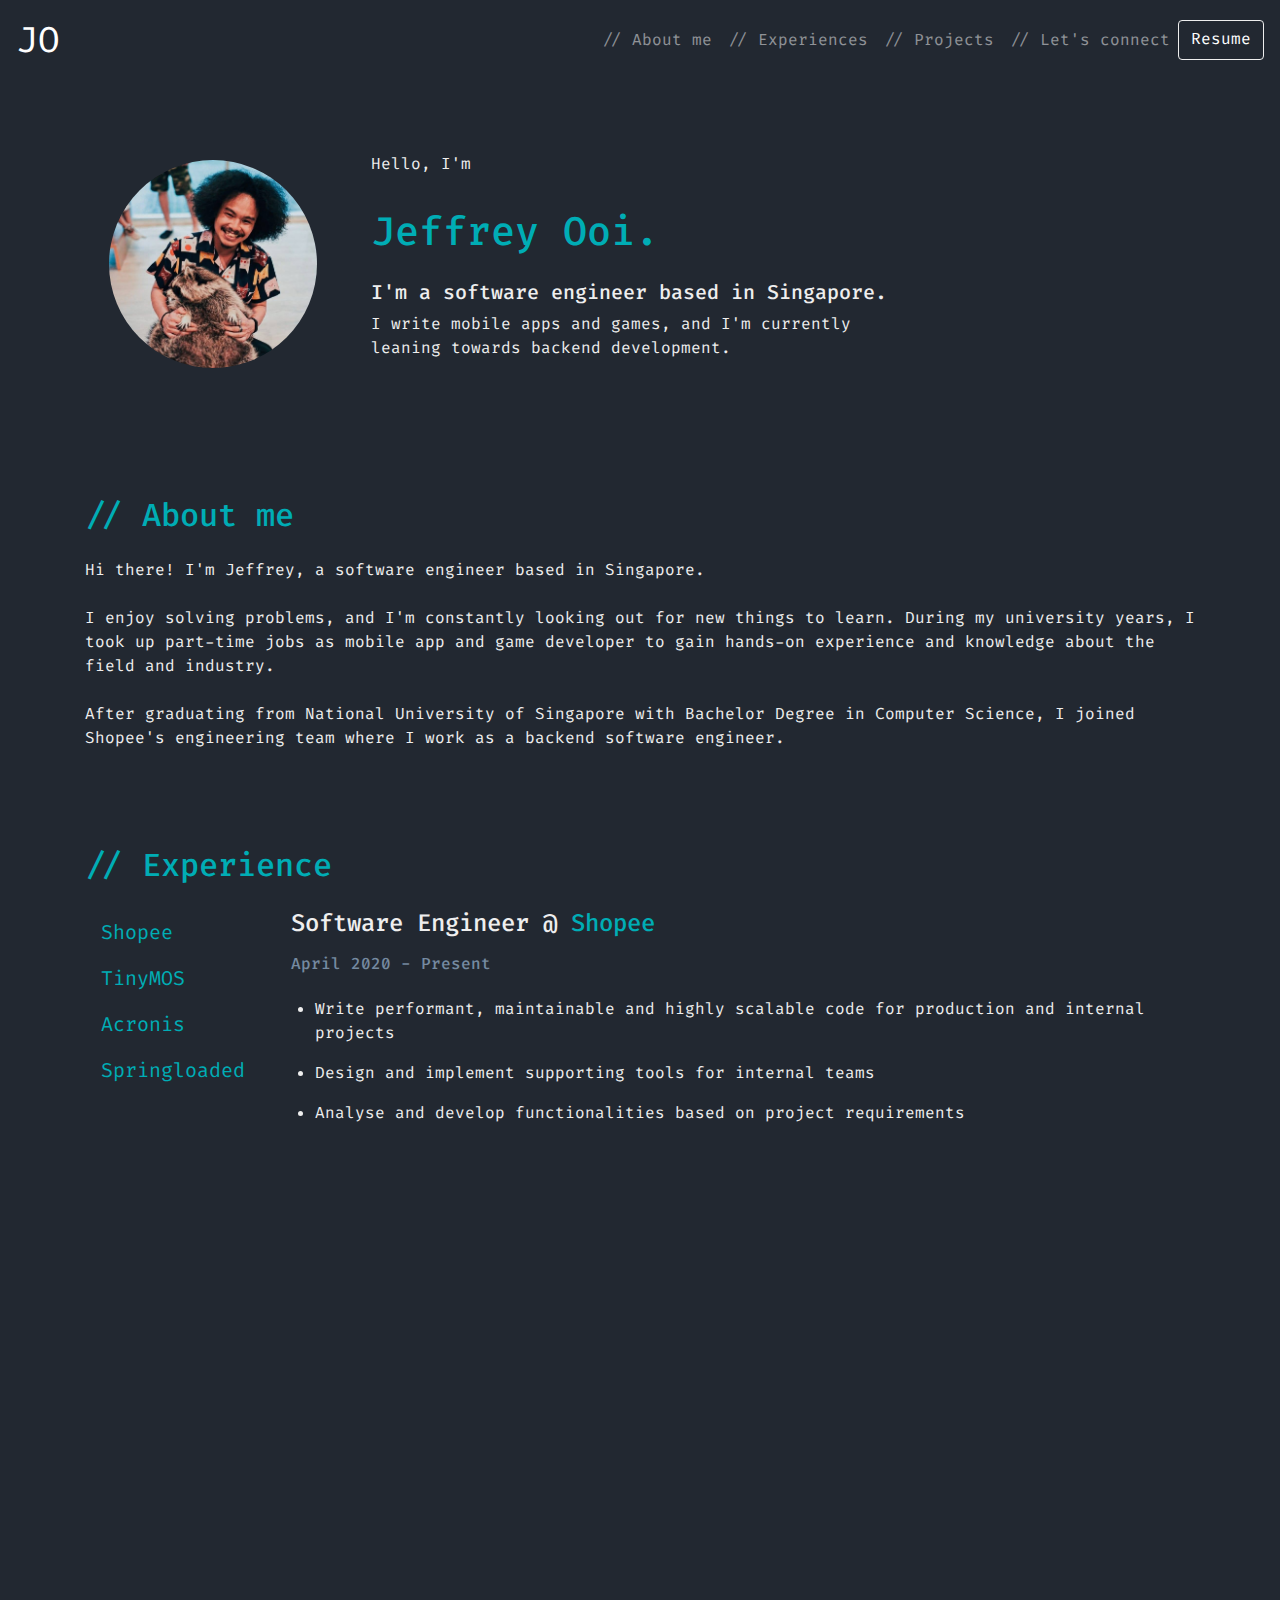
<file: index.html>
<!doctype html><html lang="en"><head><meta charset="utf-8"/><link rel="icon" href="/favicon.ico"/><meta name="viewport" content="width=device-width,initial-scale=1"/><meta name="theme-color" content="#000000"/><meta name="description" content="Web site created using create-react-app"/><link rel="apple-touch-icon" href="/logo192.png"/><link rel="manifest" href="/manifest.json"/><title>Jeffrey Ooi</title><link href="/static/css/main.8c5ca680.chunk.css" rel="stylesheet"></head><body><noscript>You need to enable JavaScript to run this app.</noscript><div id="root"></div><script>!function(e){function r(r){for(var n,i,f=r[0],l=r[1],a=r[2],c=0,s=[];c<f.length;c++)i=f[c],Object.prototype.hasOwnProperty.call(o,i)&&o[i]&&s.push(o[i][0]),o[i]=0;for(n in l)Object.prototype.hasOwnProperty.call(l,n)&&(e[n]=l[n]);for(p&&p(r);s.length;)s.shift()();return u.push.apply(u,a||[]),t()}function t(){for(var e,r=0;r<u.length;r++){for(var t=u[r],n=!0,f=1;f<t.length;f++){var l=t[f];0!==o[l]&&(n=!1)}n&&(u.splice(r--,1),e=i(i.s=t[0]))}return e}var n={},o={1:0},u=[];function i(r){if(n[r])return n[r].exports;var t=n[r]={i:r,l:!1,exports:{}};return e[r].call(t.exports,t,t.exports,i),t.l=!0,t.exports}i.m=e,i.c=n,i.d=function(e,r,t){i.o(e,r)||Object.defineProperty(e,r,{enumerable:!0,get:t})},i.r=function(e){"undefined"!=typeof Symbol&&Symbol.toStringTag&&Object.defineProperty(e,Symbol.toStringTag,{value:"Module"}),Object.defineProperty(e,"__esModule",{value:!0})},i.t=function(e,r){if(1&r&&(e=i(e)),8&r)return e;if(4&r&&"object"==typeof e&&e&&e.__esModule)return e;var t=Object.create(null);if(i.r(t),Object.defineProperty(t,"default",{enumerable:!0,value:e}),2&r&&"string"!=typeof e)for(var n in e)i.d(t,n,function(r){return e[r]}.bind(null,n));return t},i.n=function(e){var r=e&&e.__esModule?function(){return e.default}:function(){return e};return i.d(r,"a",r),r},i.o=function(e,r){return Object.prototype.hasOwnProperty.call(e,r)},i.p="/";var f=this["webpackJsonpjeffreyooi.github.io"]=this["webpackJsonpjeffreyooi.github.io"]||[],l=f.push.bind(f);f.push=r,f=f.slice();for(var a=0;a<f.length;a++)r(f[a]);var p=l;t()}([])</script><script src="/static/js/2.0e3ed282.chunk.js"></script><script src="/static/js/main.dff6c48a.chunk.js"></script></body></html>
</file>
<file: static/css/main.8c5ca680.chunk.css>
body{font-family:-apple-system,BlinkMacSystemFont,"Segoe UI","Roboto","Oxygen","Ubuntu","Cantarell","Fira Sans","Droid Sans","Helvetica Neue",sans-serif;-webkit-font-smoothing:antialiased;-moz-osx-font-smoothing:grayscale}code{font-family:source-code-pro,Menlo,Monaco,Consolas,"Courier New",monospace}@font-face{font-family:"FiraCode";src:local("FiraCode"),url(/static/media/FiraCode.addbb673.ttf) format("truetype")}html{scroll-behavior:smooth}h1,h2{font-family:"FiraCode";color:#00adb5;padding-top:16px;padding-bottom:16px}h4,h5,h6,li,p{font-family:"FiraCode";color:#eee}li{padding-bottom:16px}.navbar>.navbar-brand,a{font-family:"FiraCode"}.navbar>.navbar-brand{font-size:36px}.navbar .navbar-toggler{border:none}.navbar .navbar-toggler-icon{background-image:url(/static/media/menu.78aa51f7.svg)!important}.nav-link{font-size:20px}.nav-link:link,.nav-link:visited{color:#00adb5}.nav-link:hover{color:#eee}.nav-link:active{color:#00adb5}.container{padding:32px}img{padding:24px}.hero-col-img{padding:24px;display:flex;justify-content:center}.list-group{padding-bottom:24px}.list-group>.list-group-item{background-color:transparent;border:transparent;padding:0}div>.card{font-family:"FiraCode";background-color:transparent;border:none;padding:8px}div>.card>img{padding:0;margin:0}.btn.resume{font-family:"FiraCode";background-color:transparent;border-color:#00adb5}.btn.resume:active,.btn.resume:hover,.btn.resume:link{background-color:transparent;border-color:#eee}.card-body{color:#00adb5}.card-body>.btn{font-family:"FiraCode";background-color:transparent;border-color:#00adb5}.card-body>.btn:hover{background-color:transparent;border-color:#eee}.card-body>.card-text>.row{padding-top:16px}.skill-font{font-size:14px;color:#758aa0}.footer{align-content:center;text-align:center;padding:32px;min-height:0}.hero-container{justify-content:center;align-items:center}.col{align-content:center}.tab-pane>h6{padding-top:8px;color:#758aa0}.tab-pane>ul{margin:8px;padding:16px}.header-link{font-size:16px;color:#758aa0}

/*!
 * Bootstrap v4.4.1 (https://getbootstrap.com/)
 * Copyright 2011-2019 The Bootstrap Authors
 * Copyright 2011-2019 Twitter, Inc.
 * Licensed under MIT (https://github.com/twbs/bootstrap/blob/master/LICENSE)
 */:root{--blue:#007bff;--indigo:#6610f2;--purple:#6f42c1;--pink:#e83e8c;--red:#dc3545;--orange:#fd7e14;--yellow:#ffc107;--green:#28a745;--teal:#20c997;--cyan:#17a2b8;--white:#fff;--gray:#6c757d;--gray-dark:#343a40;--primary:#007bff;--secondary:#6c757d;--success:#28a745;--info:#17a2b8;--warning:#ffc107;--danger:#dc3545;--light:#f8f9fa;--dark:#343a40;--breakpoint-xs:0;--breakpoint-sm:576px;--breakpoint-md:768px;--breakpoint-lg:992px;--breakpoint-xl:1200px;--font-family-sans-serif:-apple-system,BlinkMacSystemFont,"Segoe UI",Roboto,"Helvetica Neue",Arial,"Noto Sans",sans-serif,"Apple Color Emoji","Segoe UI Emoji","Segoe UI Symbol","Noto Color Emoji";--font-family-monospace:SFMono-Regular,Menlo,Monaco,Consolas,"Liberation Mono","Courier New",monospace}*,:after,:before{box-sizing:border-box}html{font-family:sans-serif;line-height:1.15;-webkit-text-size-adjust:100%;-webkit-tap-highlight-color:rgba(0,0,0,0)}article,aside,figcaption,figure,footer,header,hgroup,main,nav,section{display:block}body{margin:0;font-family:-apple-system,BlinkMacSystemFont,"Segoe UI",Roboto,"Helvetica Neue",Arial,"Noto Sans",sans-serif,"Apple Color Emoji","Segoe UI Emoji","Segoe UI Symbol","Noto Color Emoji";font-size:1rem;font-weight:400;line-height:1.5;color:#212529;text-align:left;background-color:#fff}[tabindex="-1"]:focus:not(:focus-visible){outline:0!important}hr{box-sizing:content-box;height:0;overflow:visible}h1,h2,h3,h4,h5,h6{margin-top:0;margin-bottom:.5rem}p{margin-top:0;margin-bottom:1rem}abbr[data-original-title],abbr[title]{text-decoration:underline;-webkit-text-decoration:underline dotted;text-decoration:underline dotted;cursor:help;border-bottom:0;-webkit-text-decoration-skip-ink:none;text-decoration-skip-ink:none}address{font-style:normal;line-height:inherit}address,dl,ol,ul{margin-bottom:1rem}dl,ol,ul{margin-top:0}ol ol,ol ul,ul ol,ul ul{margin-bottom:0}dt{font-weight:700}dd{margin-bottom:.5rem;margin-left:0}blockquote{margin:0 0 1rem}b,strong{font-weight:bolder}small{font-size:80%}sub,sup{position:relative;font-size:75%;line-height:0;vertical-align:baseline}sub{bottom:-.25em}sup{top:-.5em}a{color:#007bff;text-decoration:none;background-color:transparent}a:hover{color:#0056b3;text-decoration:underline}a:not([href]),a:not([href]):hover{color:inherit;text-decoration:none}code,kbd,pre,samp{font-family:SFMono-Regular,Menlo,Monaco,Consolas,"Liberation Mono","Courier New",monospace;font-size:1em}pre{margin-top:0;margin-bottom:1rem;overflow:auto}figure{margin:0 0 1rem}img{border-style:none}img,svg{vertical-align:middle}svg{overflow:hidden}table{border-collapse:collapse}caption{padding-top:.75rem;padding-bottom:.75rem;color:#6c757d;text-align:left;caption-side:bottom}th{text-align:inherit}label{display:inline-block;margin-bottom:.5rem}button{border-radius:0}button:focus{outline:1px dotted;outline:5px auto -webkit-focus-ring-color}button,input,optgroup,select,textarea{margin:0;font-family:inherit;font-size:inherit;line-height:inherit}button,input{overflow:visible}button,select{text-transform:none}select{word-wrap:normal}[type=button],[type=reset],[type=submit],button{-webkit-appearance:button}[type=button]:not(:disabled),[type=reset]:not(:disabled),[type=submit]:not(:disabled),button:not(:disabled){cursor:pointer}[type=button]::-moz-focus-inner,[type=reset]::-moz-focus-inner,[type=submit]::-moz-focus-inner,button::-moz-focus-inner{padding:0;border-style:none}input[type=checkbox],input[type=radio]{box-sizing:border-box;padding:0}input[type=date],input[type=datetime-local],input[type=month],input[type=time]{-webkit-appearance:listbox}textarea{overflow:auto;resize:vertical}fieldset{min-width:0;padding:0;margin:0;border:0}legend{display:block;width:100%;max-width:100%;padding:0;margin-bottom:.5rem;font-size:1.5rem;line-height:inherit;color:inherit;white-space:normal}progress{vertical-align:baseline}[type=number]::-webkit-inner-spin-button,[type=number]::-webkit-outer-spin-button{height:auto}[type=search]{outline-offset:-2px;-webkit-appearance:none}[type=search]::-webkit-search-decoration{-webkit-appearance:none}::-webkit-file-upload-button{font:inherit;-webkit-appearance:button}output{display:inline-block}summary{display:list-item;cursor:pointer}template{display:none}[hidden]{display:none!important}.h1,.h2,.h3,.h4,.h5,.h6,h1,h2,h3,h4,h5,h6{margin-bottom:.5rem;font-weight:500;line-height:1.2}.h1,h1{font-size:2.5rem}.h2,h2{font-size:2rem}.h3,h3{font-size:1.75rem}.h4,h4{font-size:1.5rem}.h5,h5{font-size:1.25rem}.h6,h6{font-size:1rem}.lead{font-size:1.25rem;font-weight:300}.display-1{font-size:6rem}.display-1,.display-2{font-weight:300;line-height:1.2}.display-2{font-size:5.5rem}.display-3{font-size:4.5rem}.display-3,.display-4{font-weight:300;line-height:1.2}.display-4{font-size:3.5rem}hr{margin-top:1rem;margin-bottom:1rem;border:0;border-top:1px solid rgba(0,0,0,.1)}.small,small{font-size:80%;font-weight:400}.mark,mark{padding:.2em;background-color:#fcf8e3}.list-inline,.list-unstyled{padding-left:0;list-style:none}.list-inline-item{display:inline-block}.list-inline-item:not(:last-child){margin-right:.5rem}.initialism{font-size:90%;text-transform:uppercase}.blockquote{margin-bottom:1rem;font-size:1.25rem}.blockquote-footer{display:block;font-size:80%;color:#6c757d}.blockquote-footer:before{content:"\2014\00A0"}.img-fluid,.img-thumbnail{max-width:100%;height:auto}.img-thumbnail{padding:.25rem;background-color:#fff;border:1px solid #dee2e6;border-radius:.25rem}.figure{display:inline-block}.figure-img{margin-bottom:.5rem;line-height:1}.figure-caption{font-size:90%;color:#6c757d}code{font-size:87.5%;color:#e83e8c;word-wrap:break-word}a>code{color:inherit}kbd{padding:.2rem .4rem;font-size:87.5%;color:#fff;background-color:#212529;border-radius:.2rem}kbd kbd{padding:0;font-size:100%;font-weight:700}pre{display:block;font-size:87.5%;color:#212529}pre code{font-size:inherit;color:inherit;word-break:normal}.pre-scrollable{max-height:340px;overflow-y:scroll}.container{width:100%;padding-right:15px;padding-left:15px;margin-right:auto;margin-left:auto}@media (min-width:576px){.container{max-width:540px}}@media (min-width:768px){.container{max-width:720px}}@media (min-width:992px){.container{max-width:960px}}@media (min-width:1200px){.container{max-width:1140px}}.container-fluid,.container-lg,.container-md,.container-sm,.container-xl{width:100%;padding-right:15px;padding-left:15px;margin-right:auto;margin-left:auto}@media (min-width:576px){.container,.container-sm{max-width:540px}}@media (min-width:768px){.container,.container-md,.container-sm{max-width:720px}}@media (min-width:992px){.container,.container-lg,.container-md,.container-sm{max-width:960px}}@media (min-width:1200px){.container,.container-lg,.container-md,.container-sm,.container-xl{max-width:1140px}}.row{display:flex;flex-wrap:wrap;margin-right:-15px;margin-left:-15px}.no-gutters{margin-right:0;margin-left:0}.no-gutters>.col,.no-gutters>[class*=col-]{padding-right:0;padding-left:0}.col,.col-1,.col-2,.col-3,.col-4,.col-5,.col-6,.col-7,.col-8,.col-9,.col-10,.col-11,.col-12,.col-auto,.col-lg,.col-lg-1,.col-lg-2,.col-lg-3,.col-lg-4,.col-lg-5,.col-lg-6,.col-lg-7,.col-lg-8,.col-lg-9,.col-lg-10,.col-lg-11,.col-lg-12,.col-lg-auto,.col-md,.col-md-1,.col-md-2,.col-md-3,.col-md-4,.col-md-5,.col-md-6,.col-md-7,.col-md-8,.col-md-9,.col-md-10,.col-md-11,.col-md-12,.col-md-auto,.col-sm,.col-sm-1,.col-sm-2,.col-sm-3,.col-sm-4,.col-sm-5,.col-sm-6,.col-sm-7,.col-sm-8,.col-sm-9,.col-sm-10,.col-sm-11,.col-sm-12,.col-sm-auto,.col-xl,.col-xl-1,.col-xl-2,.col-xl-3,.col-xl-4,.col-xl-5,.col-xl-6,.col-xl-7,.col-xl-8,.col-xl-9,.col-xl-10,.col-xl-11,.col-xl-12,.col-xl-auto{position:relative;width:100%;padding-right:15px;padding-left:15px}.col{flex-basis:0;flex-grow:1;max-width:100%}.row-cols-1>*{flex:0 0 100%;max-width:100%}.row-cols-2>*{flex:0 0 50%;max-width:50%}.row-cols-3>*{flex:0 0 33.33333%;max-width:33.33333%}.row-cols-4>*{flex:0 0 25%;max-width:25%}.row-cols-5>*{flex:0 0 20%;max-width:20%}.row-cols-6>*{flex:0 0 16.66667%;max-width:16.66667%}.col-auto{flex:0 0 auto;width:auto;max-width:100%}.col-1{flex:0 0 8.33333%;max-width:8.33333%}.col-2{flex:0 0 16.66667%;max-width:16.66667%}.col-3{flex:0 0 25%;max-width:25%}.col-4{flex:0 0 33.33333%;max-width:33.33333%}.col-5{flex:0 0 41.66667%;max-width:41.66667%}.col-6{flex:0 0 50%;max-width:50%}.col-7{flex:0 0 58.33333%;max-width:58.33333%}.col-8{flex:0 0 66.66667%;max-width:66.66667%}.col-9{flex:0 0 75%;max-width:75%}.col-10{flex:0 0 83.33333%;max-width:83.33333%}.col-11{flex:0 0 91.66667%;max-width:91.66667%}.col-12{flex:0 0 100%;max-width:100%}.order-first{order:-1}.order-last{order:13}.order-0{order:0}.order-1{order:1}.order-2{order:2}.order-3{order:3}.order-4{order:4}.order-5{order:5}.order-6{order:6}.order-7{order:7}.order-8{order:8}.order-9{order:9}.order-10{order:10}.order-11{order:11}.order-12{order:12}.offset-1{margin-left:8.33333%}.offset-2{margin-left:16.66667%}.offset-3{margin-left:25%}.offset-4{margin-left:33.33333%}.offset-5{margin-left:41.66667%}.offset-6{margin-left:50%}.offset-7{margin-left:58.33333%}.offset-8{margin-left:66.66667%}.offset-9{margin-left:75%}.offset-10{margin-left:83.33333%}.offset-11{margin-left:91.66667%}@media (min-width:576px){.col-sm{flex-basis:0;flex-grow:1;max-width:100%}.row-cols-sm-1>*{flex:0 0 100%;max-width:100%}.row-cols-sm-2>*{flex:0 0 50%;max-width:50%}.row-cols-sm-3>*{flex:0 0 33.33333%;max-width:33.33333%}.row-cols-sm-4>*{flex:0 0 25%;max-width:25%}.row-cols-sm-5>*{flex:0 0 20%;max-width:20%}.row-cols-sm-6>*{flex:0 0 16.66667%;max-width:16.66667%}.col-sm-auto{flex:0 0 auto;width:auto;max-width:100%}.col-sm-1{flex:0 0 8.33333%;max-width:8.33333%}.col-sm-2{flex:0 0 16.66667%;max-width:16.66667%}.col-sm-3{flex:0 0 25%;max-width:25%}.col-sm-4{flex:0 0 33.33333%;max-width:33.33333%}.col-sm-5{flex:0 0 41.66667%;max-width:41.66667%}.col-sm-6{flex:0 0 50%;max-width:50%}.col-sm-7{flex:0 0 58.33333%;max-width:58.33333%}.col-sm-8{flex:0 0 66.66667%;max-width:66.66667%}.col-sm-9{flex:0 0 75%;max-width:75%}.col-sm-10{flex:0 0 83.33333%;max-width:83.33333%}.col-sm-11{flex:0 0 91.66667%;max-width:91.66667%}.col-sm-12{flex:0 0 100%;max-width:100%}.order-sm-first{order:-1}.order-sm-last{order:13}.order-sm-0{order:0}.order-sm-1{order:1}.order-sm-2{order:2}.order-sm-3{order:3}.order-sm-4{order:4}.order-sm-5{order:5}.order-sm-6{order:6}.order-sm-7{order:7}.order-sm-8{order:8}.order-sm-9{order:9}.order-sm-10{order:10}.order-sm-11{order:11}.order-sm-12{order:12}.offset-sm-0{margin-left:0}.offset-sm-1{margin-left:8.33333%}.offset-sm-2{margin-left:16.66667%}.offset-sm-3{margin-left:25%}.offset-sm-4{margin-left:33.33333%}.offset-sm-5{margin-left:41.66667%}.offset-sm-6{margin-left:50%}.offset-sm-7{margin-left:58.33333%}.offset-sm-8{margin-left:66.66667%}.offset-sm-9{margin-left:75%}.offset-sm-10{margin-left:83.33333%}.offset-sm-11{margin-left:91.66667%}}@media (min-width:768px){.col-md{flex-basis:0;flex-grow:1;max-width:100%}.row-cols-md-1>*{flex:0 0 100%;max-width:100%}.row-cols-md-2>*{flex:0 0 50%;max-width:50%}.row-cols-md-3>*{flex:0 0 33.33333%;max-width:33.33333%}.row-cols-md-4>*{flex:0 0 25%;max-width:25%}.row-cols-md-5>*{flex:0 0 20%;max-width:20%}.row-cols-md-6>*{flex:0 0 16.66667%;max-width:16.66667%}.col-md-auto{flex:0 0 auto;width:auto;max-width:100%}.col-md-1{flex:0 0 8.33333%;max-width:8.33333%}.col-md-2{flex:0 0 16.66667%;max-width:16.66667%}.col-md-3{flex:0 0 25%;max-width:25%}.col-md-4{flex:0 0 33.33333%;max-width:33.33333%}.col-md-5{flex:0 0 41.66667%;max-width:41.66667%}.col-md-6{flex:0 0 50%;max-width:50%}.col-md-7{flex:0 0 58.33333%;max-width:58.33333%}.col-md-8{flex:0 0 66.66667%;max-width:66.66667%}.col-md-9{flex:0 0 75%;max-width:75%}.col-md-10{flex:0 0 83.33333%;max-width:83.33333%}.col-md-11{flex:0 0 91.66667%;max-width:91.66667%}.col-md-12{flex:0 0 100%;max-width:100%}.order-md-first{order:-1}.order-md-last{order:13}.order-md-0{order:0}.order-md-1{order:1}.order-md-2{order:2}.order-md-3{order:3}.order-md-4{order:4}.order-md-5{order:5}.order-md-6{order:6}.order-md-7{order:7}.order-md-8{order:8}.order-md-9{order:9}.order-md-10{order:10}.order-md-11{order:11}.order-md-12{order:12}.offset-md-0{margin-left:0}.offset-md-1{margin-left:8.33333%}.offset-md-2{margin-left:16.66667%}.offset-md-3{margin-left:25%}.offset-md-4{margin-left:33.33333%}.offset-md-5{margin-left:41.66667%}.offset-md-6{margin-left:50%}.offset-md-7{margin-left:58.33333%}.offset-md-8{margin-left:66.66667%}.offset-md-9{margin-left:75%}.offset-md-10{margin-left:83.33333%}.offset-md-11{margin-left:91.66667%}}@media (min-width:992px){.col-lg{flex-basis:0;flex-grow:1;max-width:100%}.row-cols-lg-1>*{flex:0 0 100%;max-width:100%}.row-cols-lg-2>*{flex:0 0 50%;max-width:50%}.row-cols-lg-3>*{flex:0 0 33.33333%;max-width:33.33333%}.row-cols-lg-4>*{flex:0 0 25%;max-width:25%}.row-cols-lg-5>*{flex:0 0 20%;max-width:20%}.row-cols-lg-6>*{flex:0 0 16.66667%;max-width:16.66667%}.col-lg-auto{flex:0 0 auto;width:auto;max-width:100%}.col-lg-1{flex:0 0 8.33333%;max-width:8.33333%}.col-lg-2{flex:0 0 16.66667%;max-width:16.66667%}.col-lg-3{flex:0 0 25%;max-width:25%}.col-lg-4{flex:0 0 33.33333%;max-width:33.33333%}.col-lg-5{flex:0 0 41.66667%;max-width:41.66667%}.col-lg-6{flex:0 0 50%;max-width:50%}.col-lg-7{flex:0 0 58.33333%;max-width:58.33333%}.col-lg-8{flex:0 0 66.66667%;max-width:66.66667%}.col-lg-9{flex:0 0 75%;max-width:75%}.col-lg-10{flex:0 0 83.33333%;max-width:83.33333%}.col-lg-11{flex:0 0 91.66667%;max-width:91.66667%}.col-lg-12{flex:0 0 100%;max-width:100%}.order-lg-first{order:-1}.order-lg-last{order:13}.order-lg-0{order:0}.order-lg-1{order:1}.order-lg-2{order:2}.order-lg-3{order:3}.order-lg-4{order:4}.order-lg-5{order:5}.order-lg-6{order:6}.order-lg-7{order:7}.order-lg-8{order:8}.order-lg-9{order:9}.order-lg-10{order:10}.order-lg-11{order:11}.order-lg-12{order:12}.offset-lg-0{margin-left:0}.offset-lg-1{margin-left:8.33333%}.offset-lg-2{margin-left:16.66667%}.offset-lg-3{margin-left:25%}.offset-lg-4{margin-left:33.33333%}.offset-lg-5{margin-left:41.66667%}.offset-lg-6{margin-left:50%}.offset-lg-7{margin-left:58.33333%}.offset-lg-8{margin-left:66.66667%}.offset-lg-9{margin-left:75%}.offset-lg-10{margin-left:83.33333%}.offset-lg-11{margin-left:91.66667%}}@media (min-width:1200px){.col-xl{flex-basis:0;flex-grow:1;max-width:100%}.row-cols-xl-1>*{flex:0 0 100%;max-width:100%}.row-cols-xl-2>*{flex:0 0 50%;max-width:50%}.row-cols-xl-3>*{flex:0 0 33.33333%;max-width:33.33333%}.row-cols-xl-4>*{flex:0 0 25%;max-width:25%}.row-cols-xl-5>*{flex:0 0 20%;max-width:20%}.row-cols-xl-6>*{flex:0 0 16.66667%;max-width:16.66667%}.col-xl-auto{flex:0 0 auto;width:auto;max-width:100%}.col-xl-1{flex:0 0 8.33333%;max-width:8.33333%}.col-xl-2{flex:0 0 16.66667%;max-width:16.66667%}.col-xl-3{flex:0 0 25%;max-width:25%}.col-xl-4{flex:0 0 33.33333%;max-width:33.33333%}.col-xl-5{flex:0 0 41.66667%;max-width:41.66667%}.col-xl-6{flex:0 0 50%;max-width:50%}.col-xl-7{flex:0 0 58.33333%;max-width:58.33333%}.col-xl-8{flex:0 0 66.66667%;max-width:66.66667%}.col-xl-9{flex:0 0 75%;max-width:75%}.col-xl-10{flex:0 0 83.33333%;max-width:83.33333%}.col-xl-11{flex:0 0 91.66667%;max-width:91.66667%}.col-xl-12{flex:0 0 100%;max-width:100%}.order-xl-first{order:-1}.order-xl-last{order:13}.order-xl-0{order:0}.order-xl-1{order:1}.order-xl-2{order:2}.order-xl-3{order:3}.order-xl-4{order:4}.order-xl-5{order:5}.order-xl-6{order:6}.order-xl-7{order:7}.order-xl-8{order:8}.order-xl-9{order:9}.order-xl-10{order:10}.order-xl-11{order:11}.order-xl-12{order:12}.offset-xl-0{margin-left:0}.offset-xl-1{margin-left:8.33333%}.offset-xl-2{margin-left:16.66667%}.offset-xl-3{margin-left:25%}.offset-xl-4{margin-left:33.33333%}.offset-xl-5{margin-left:41.66667%}.offset-xl-6{margin-left:50%}.offset-xl-7{margin-left:58.33333%}.offset-xl-8{margin-left:66.66667%}.offset-xl-9{margin-left:75%}.offset-xl-10{margin-left:83.33333%}.offset-xl-11{margin-left:91.66667%}}.table{width:100%;margin-bottom:1rem;color:#212529}.table td,.table th{padding:.75rem;vertical-align:top;border-top:1px solid #dee2e6}.table thead th{vertical-align:bottom;border-bottom:2px solid #dee2e6}.table tbody+tbody{border-top:2px solid #dee2e6}.table-sm td,.table-sm th{padding:.3rem}.table-bordered,.table-bordered td,.table-bordered th{border:1px solid #dee2e6}.table-bordered thead td,.table-bordered thead th{border-bottom-width:2px}.table-borderless tbody+tbody,.table-borderless td,.table-borderless th,.table-borderless thead th{border:0}.table-striped tbody tr:nth-of-type(odd){background-color:rgba(0,0,0,.05)}.table-hover tbody tr:hover{color:#212529;background-color:rgba(0,0,0,.075)}.table-primary,.table-primary>td,.table-primary>th{background-color:#b8daff}.table-primary tbody+tbody,.table-primary td,.table-primary th,.table-primary thead th{border-color:#7abaff}.table-hover .table-primary:hover,.table-hover .table-primary:hover>td,.table-hover .table-primary:hover>th{background-color:#9fcdff}.table-secondary,.table-secondary>td,.table-secondary>th{background-color:#d6d8db}.table-secondary tbody+tbody,.table-secondary td,.table-secondary th,.table-secondary thead th{border-color:#b3b7bb}.table-hover .table-secondary:hover,.table-hover .table-secondary:hover>td,.table-hover .table-secondary:hover>th{background-color:#c8cbcf}.table-success,.table-success>td,.table-success>th{background-color:#c3e6cb}.table-success tbody+tbody,.table-success td,.table-success th,.table-success thead th{border-color:#8fd19e}.table-hover .table-success:hover,.table-hover .table-success:hover>td,.table-hover .table-success:hover>th{background-color:#b1dfbb}.table-info,.table-info>td,.table-info>th{background-color:#bee5eb}.table-info tbody+tbody,.table-info td,.table-info th,.table-info thead th{border-color:#86cfda}.table-hover .table-info:hover,.table-hover .table-info:hover>td,.table-hover .table-info:hover>th{background-color:#abdde5}.table-warning,.table-warning>td,.table-warning>th{background-color:#ffeeba}.table-warning tbody+tbody,.table-warning td,.table-warning th,.table-warning thead th{border-color:#ffdf7e}.table-hover .table-warning:hover,.table-hover .table-warning:hover>td,.table-hover .table-warning:hover>th{background-color:#ffe8a1}.table-danger,.table-danger>td,.table-danger>th{background-color:#f5c6cb}.table-danger tbody+tbody,.table-danger td,.table-danger th,.table-danger thead th{border-color:#ed969e}.table-hover .table-danger:hover,.table-hover .table-danger:hover>td,.table-hover .table-danger:hover>th{background-color:#f1b0b7}.table-light,.table-light>td,.table-light>th{background-color:#fdfdfe}.table-light tbody+tbody,.table-light td,.table-light th,.table-light thead th{border-color:#fbfcfc}.table-hover .table-light:hover,.table-hover .table-light:hover>td,.table-hover .table-light:hover>th{background-color:#ececf6}.table-dark,.table-dark>td,.table-dark>th{background-color:#c6c8ca}.table-dark tbody+tbody,.table-dark td,.table-dark th,.table-dark thead th{border-color:#95999c}.table-hover .table-dark:hover,.table-hover .table-dark:hover>td,.table-hover .table-dark:hover>th{background-color:#b9bbbe}.table-active,.table-active>td,.table-active>th,.table-hover .table-active:hover,.table-hover .table-active:hover>td,.table-hover .table-active:hover>th{background-color:rgba(0,0,0,.075)}.table .thead-dark th{color:#fff;background-color:#343a40;border-color:#454d55}.table .thead-light th{color:#495057;background-color:#e9ecef;border-color:#dee2e6}.table-dark{color:#fff;background-color:#343a40}.table-dark td,.table-dark th,.table-dark thead th{border-color:#454d55}.table-dark.table-bordered{border:0}.table-dark.table-striped tbody tr:nth-of-type(odd){background-color:hsla(0,0%,100%,.05)}.table-dark.table-hover tbody tr:hover{color:#fff;background-color:hsla(0,0%,100%,.075)}@media (max-width:575.98px){.table-responsive-sm{display:block;width:100%;overflow-x:auto;-webkit-overflow-scrolling:touch}.table-responsive-sm>.table-bordered{border:0}}@media (max-width:767.98px){.table-responsive-md{display:block;width:100%;overflow-x:auto;-webkit-overflow-scrolling:touch}.table-responsive-md>.table-bordered{border:0}}@media (max-width:991.98px){.table-responsive-lg{display:block;width:100%;overflow-x:auto;-webkit-overflow-scrolling:touch}.table-responsive-lg>.table-bordered{border:0}}@media (max-width:1199.98px){.table-responsive-xl{display:block;width:100%;overflow-x:auto;-webkit-overflow-scrolling:touch}.table-responsive-xl>.table-bordered{border:0}}.table-responsive{display:block;width:100%;overflow-x:auto;-webkit-overflow-scrolling:touch}.table-responsive>.table-bordered{border:0}.form-control{display:block;width:100%;height:calc(1.5em + .75rem + 2px);padding:.375rem .75rem;font-size:1rem;font-weight:400;line-height:1.5;color:#495057;background-color:#fff;background-clip:padding-box;border:1px solid #ced4da;border-radius:.25rem;transition:border-color .15s ease-in-out,box-shadow .15s ease-in-out}@media (prefers-reduced-motion:reduce){.form-control{transition:none}}.form-control::-ms-expand{background-color:transparent;border:0}.form-control:-moz-focusring{color:transparent;text-shadow:0 0 0 #495057}.form-control:focus{color:#495057;background-color:#fff;border-color:#80bdff;outline:0;box-shadow:0 0 0 .2rem rgba(0,123,255,.25)}.form-control::-webkit-input-placeholder{color:#6c757d;opacity:1}.form-control:-ms-input-placeholder{color:#6c757d;opacity:1}.form-control::-ms-input-placeholder{color:#6c757d;opacity:1}.form-control::placeholder{color:#6c757d;opacity:1}.form-control:disabled,.form-control[readonly]{background-color:#e9ecef;opacity:1}select.form-control:focus::-ms-value{color:#495057;background-color:#fff}.form-control-file,.form-control-range{display:block;width:100%}.col-form-label{padding-top:calc(.375rem + 1px);padding-bottom:calc(.375rem + 1px);margin-bottom:0;font-size:inherit;line-height:1.5}.col-form-label-lg{padding-top:calc(.5rem + 1px);padding-bottom:calc(.5rem + 1px);font-size:1.25rem;line-height:1.5}.col-form-label-sm{padding-top:calc(.25rem + 1px);padding-bottom:calc(.25rem + 1px);font-size:.875rem;line-height:1.5}.form-control-plaintext{display:block;width:100%;padding:.375rem 0;margin-bottom:0;font-size:1rem;line-height:1.5;color:#212529;background-color:transparent;border:solid transparent;border-width:1px 0}.form-control-plaintext.form-control-lg,.form-control-plaintext.form-control-sm{padding-right:0;padding-left:0}.form-control-sm{height:calc(1.5em + .5rem + 2px);padding:.25rem .5rem;font-size:.875rem;line-height:1.5;border-radius:.2rem}.form-control-lg{height:calc(1.5em + 1rem + 2px);padding:.5rem 1rem;font-size:1.25rem;line-height:1.5;border-radius:.3rem}select.form-control[multiple],select.form-control[size],textarea.form-control{height:auto}.form-group{margin-bottom:1rem}.form-text{display:block;margin-top:.25rem}.form-row{display:flex;flex-wrap:wrap;margin-right:-5px;margin-left:-5px}.form-row>.col,.form-row>[class*=col-]{padding-right:5px;padding-left:5px}.form-check{position:relative;display:block;padding-left:1.25rem}.form-check-input{position:absolute;margin-top:.3rem;margin-left:-1.25rem}.form-check-input:disabled~.form-check-label,.form-check-input[disabled]~.form-check-label{color:#6c757d}.form-check-label{margin-bottom:0}.form-check-inline{display:inline-flex;align-items:center;padding-left:0;margin-right:.75rem}.form-check-inline .form-check-input{position:static;margin-top:0;margin-right:.3125rem;margin-left:0}.valid-feedback{display:none;width:100%;margin-top:.25rem;font-size:80%;color:#28a745}.valid-tooltip{position:absolute;top:100%;z-index:5;display:none;max-width:100%;padding:.25rem .5rem;margin-top:.1rem;font-size:.875rem;line-height:1.5;color:#fff;background-color:rgba(40,167,69,.9);border-radius:.25rem}.is-valid~.valid-feedback,.is-valid~.valid-tooltip,.was-validated :valid~.valid-feedback,.was-validated :valid~.valid-tooltip{display:block}.form-control.is-valid,.was-validated .form-control:valid{border-color:#28a745;padding-right:calc(1.5em + .75rem);background-image:url("data:image/svg+xml;charset=utf-8,%3Csvg xmlns='http://www.w3.org/2000/svg' width='8' height='8'%3E%3Cpath fill='%2328a745' d='M2.3 6.73L.6 4.53c-.4-1.04.46-1.4 1.1-.8l1.1 1.4 3.4-3.8c.6-.63 1.6-.27 1.2.7l-4 4.6c-.43.5-.8.4-1.1.1z'/%3E%3C/svg%3E");background-repeat:no-repeat;background-position:right calc(.375em + .1875rem) center;background-size:calc(.75em + .375rem) calc(.75em + .375rem)}.form-control.is-valid:focus,.was-validated .form-control:valid:focus{border-color:#28a745;box-shadow:0 0 0 .2rem rgba(40,167,69,.25)}.was-validated textarea.form-control:valid,textarea.form-control.is-valid{padding-right:calc(1.5em + .75rem);background-position:top calc(.375em + .1875rem) right calc(.375em + .1875rem)}.custom-select.is-valid,.was-validated .custom-select:valid{border-color:#28a745;padding-right:calc(.75em + 2.3125rem);background:url("data:image/svg+xml;charset=utf-8,%3Csvg xmlns='http://www.w3.org/2000/svg' width='4' height='5'%3E%3Cpath fill='%23343a40' d='M2 0L0 2h4zm0 5L0 3h4z'/%3E%3C/svg%3E") no-repeat right .75rem center/8px 10px,url("data:image/svg+xml;charset=utf-8,%3Csvg xmlns='http://www.w3.org/2000/svg' width='8' height='8'%3E%3Cpath fill='%2328a745' d='M2.3 6.73L.6 4.53c-.4-1.04.46-1.4 1.1-.8l1.1 1.4 3.4-3.8c.6-.63 1.6-.27 1.2.7l-4 4.6c-.43.5-.8.4-1.1.1z'/%3E%3C/svg%3E") #fff no-repeat center right 1.75rem/calc(.75em + .375rem) calc(.75em + .375rem)}.custom-select.is-valid:focus,.was-validated .custom-select:valid:focus{border-color:#28a745;box-shadow:0 0 0 .2rem rgba(40,167,69,.25)}.form-check-input.is-valid~.form-check-label,.was-validated .form-check-input:valid~.form-check-label{color:#28a745}.form-check-input.is-valid~.valid-feedback,.form-check-input.is-valid~.valid-tooltip,.was-validated .form-check-input:valid~.valid-feedback,.was-validated .form-check-input:valid~.valid-tooltip{display:block}.custom-control-input.is-valid~.custom-control-label,.was-validated .custom-control-input:valid~.custom-control-label{color:#28a745}.custom-control-input.is-valid~.custom-control-label:before,.was-validated .custom-control-input:valid~.custom-control-label:before{border-color:#28a745}.custom-control-input.is-valid:checked~.custom-control-label:before,.was-validated .custom-control-input:valid:checked~.custom-control-label:before{border-color:#34ce57;background-color:#34ce57}.custom-control-input.is-valid:focus~.custom-control-label:before,.was-validated .custom-control-input:valid:focus~.custom-control-label:before{box-shadow:0 0 0 .2rem rgba(40,167,69,.25)}.custom-control-input.is-valid:focus:not(:checked)~.custom-control-label:before,.custom-file-input.is-valid~.custom-file-label,.was-validated .custom-control-input:valid:focus:not(:checked)~.custom-control-label:before,.was-validated .custom-file-input:valid~.custom-file-label{border-color:#28a745}.custom-file-input.is-valid:focus~.custom-file-label,.was-validated .custom-file-input:valid:focus~.custom-file-label{border-color:#28a745;box-shadow:0 0 0 .2rem rgba(40,167,69,.25)}.invalid-feedback{display:none;width:100%;margin-top:.25rem;font-size:80%;color:#dc3545}.invalid-tooltip{position:absolute;top:100%;z-index:5;display:none;max-width:100%;padding:.25rem .5rem;margin-top:.1rem;font-size:.875rem;line-height:1.5;color:#fff;background-color:rgba(220,53,69,.9);border-radius:.25rem}.is-invalid~.invalid-feedback,.is-invalid~.invalid-tooltip,.was-validated :invalid~.invalid-feedback,.was-validated :invalid~.invalid-tooltip{display:block}.form-control.is-invalid,.was-validated .form-control:invalid{border-color:#dc3545;padding-right:calc(1.5em + .75rem);background-image:url("data:image/svg+xml;charset=utf-8,%3Csvg xmlns='http://www.w3.org/2000/svg' width='12' height='12' fill='none' stroke='%23dc3545'%3E%3Ccircle cx='6' cy='6' r='4.5'/%3E%3Cpath stroke-linejoin='round' d='M5.8 3.6h.4L6 6.5z'/%3E%3Ccircle cx='6' cy='8.2' r='.6' fill='%23dc3545' stroke='none'/%3E%3C/svg%3E");background-repeat:no-repeat;background-position:right calc(.375em + .1875rem) center;background-size:calc(.75em + .375rem) calc(.75em + .375rem)}.form-control.is-invalid:focus,.was-validated .form-control:invalid:focus{border-color:#dc3545;box-shadow:0 0 0 .2rem rgba(220,53,69,.25)}.was-validated textarea.form-control:invalid,textarea.form-control.is-invalid{padding-right:calc(1.5em + .75rem);background-position:top calc(.375em + .1875rem) right calc(.375em + .1875rem)}.custom-select.is-invalid,.was-validated .custom-select:invalid{border-color:#dc3545;padding-right:calc(.75em + 2.3125rem);background:url("data:image/svg+xml;charset=utf-8,%3Csvg xmlns='http://www.w3.org/2000/svg' width='4' height='5'%3E%3Cpath fill='%23343a40' d='M2 0L0 2h4zm0 5L0 3h4z'/%3E%3C/svg%3E") no-repeat right .75rem center/8px 10px,url("data:image/svg+xml;charset=utf-8,%3Csvg xmlns='http://www.w3.org/2000/svg' width='12' height='12' fill='none' stroke='%23dc3545'%3E%3Ccircle cx='6' cy='6' r='4.5'/%3E%3Cpath stroke-linejoin='round' d='M5.8 3.6h.4L6 6.5z'/%3E%3Ccircle cx='6' cy='8.2' r='.6' fill='%23dc3545' stroke='none'/%3E%3C/svg%3E") #fff no-repeat center right 1.75rem/calc(.75em + .375rem) calc(.75em + .375rem)}.custom-select.is-invalid:focus,.was-validated .custom-select:invalid:focus{border-color:#dc3545;box-shadow:0 0 0 .2rem rgba(220,53,69,.25)}.form-check-input.is-invalid~.form-check-label,.was-validated .form-check-input:invalid~.form-check-label{color:#dc3545}.form-check-input.is-invalid~.invalid-feedback,.form-check-input.is-invalid~.invalid-tooltip,.was-validated .form-check-input:invalid~.invalid-feedback,.was-validated .form-check-input:invalid~.invalid-tooltip{display:block}.custom-control-input.is-invalid~.custom-control-label,.was-validated .custom-control-input:invalid~.custom-control-label{color:#dc3545}.custom-control-input.is-invalid~.custom-control-label:before,.was-validated .custom-control-input:invalid~.custom-control-label:before{border-color:#dc3545}.custom-control-input.is-invalid:checked~.custom-control-label:before,.was-validated .custom-control-input:invalid:checked~.custom-control-label:before{border-color:#e4606d;background-color:#e4606d}.custom-control-input.is-invalid:focus~.custom-control-label:before,.was-validated .custom-control-input:invalid:focus~.custom-control-label:before{box-shadow:0 0 0 .2rem rgba(220,53,69,.25)}.custom-control-input.is-invalid:focus:not(:checked)~.custom-control-label:before,.custom-file-input.is-invalid~.custom-file-label,.was-validated .custom-control-input:invalid:focus:not(:checked)~.custom-control-label:before,.was-validated .custom-file-input:invalid~.custom-file-label{border-color:#dc3545}.custom-file-input.is-invalid:focus~.custom-file-label,.was-validated .custom-file-input:invalid:focus~.custom-file-label{border-color:#dc3545;box-shadow:0 0 0 .2rem rgba(220,53,69,.25)}.form-inline{display:flex;flex-flow:row wrap;align-items:center}.form-inline .form-check{width:100%}@media (min-width:576px){.form-inline label{justify-content:center}.form-inline .form-group,.form-inline label{display:flex;align-items:center;margin-bottom:0}.form-inline .form-group{flex:0 0 auto;flex-flow:row wrap}.form-inline .form-control{display:inline-block;width:auto;vertical-align:middle}.form-inline .form-control-plaintext{display:inline-block}.form-inline .custom-select,.form-inline .input-group{width:auto}.form-inline .form-check{display:flex;align-items:center;justify-content:center;width:auto;padding-left:0}.form-inline .form-check-input{position:relative;flex-shrink:0;margin-top:0;margin-right:.25rem;margin-left:0}.form-inline .custom-control{align-items:center;justify-content:center}.form-inline .custom-control-label{margin-bottom:0}}.btn{display:inline-block;font-weight:400;color:#212529;text-align:center;vertical-align:middle;cursor:pointer;-webkit-user-select:none;-moz-user-select:none;-ms-user-select:none;user-select:none;background-color:transparent;border:1px solid transparent;padding:.375rem .75rem;font-size:1rem;line-height:1.5;border-radius:.25rem;transition:color .15s ease-in-out,background-color .15s ease-in-out,border-color .15s ease-in-out,box-shadow .15s ease-in-out}@media (prefers-reduced-motion:reduce){.btn{transition:none}}.btn:hover{color:#212529;text-decoration:none}.btn.focus,.btn:focus{outline:0;box-shadow:0 0 0 .2rem rgba(0,123,255,.25)}.btn.disabled,.btn:disabled{opacity:.65}a.btn.disabled,fieldset:disabled a.btn{pointer-events:none}.btn-primary{color:#fff;background-color:#007bff;border-color:#007bff}.btn-primary.focus,.btn-primary:focus,.btn-primary:hover{color:#fff;background-color:#0069d9;border-color:#0062cc}.btn-primary.focus,.btn-primary:focus{box-shadow:0 0 0 .2rem rgba(38,143,255,.5)}.btn-primary.disabled,.btn-primary:disabled{color:#fff;background-color:#007bff;border-color:#007bff}.btn-primary:not(:disabled):not(.disabled).active,.btn-primary:not(:disabled):not(.disabled):active,.show>.btn-primary.dropdown-toggle{color:#fff;background-color:#0062cc;border-color:#005cbf}.btn-primary:not(:disabled):not(.disabled).active:focus,.btn-primary:not(:disabled):not(.disabled):active:focus,.show>.btn-primary.dropdown-toggle:focus{box-shadow:0 0 0 .2rem rgba(38,143,255,.5)}.btn-secondary{color:#fff;background-color:#6c757d;border-color:#6c757d}.btn-secondary.focus,.btn-secondary:focus,.btn-secondary:hover{color:#fff;background-color:#5a6268;border-color:#545b62}.btn-secondary.focus,.btn-secondary:focus{box-shadow:0 0 0 .2rem rgba(130,138,145,.5)}.btn-secondary.disabled,.btn-secondary:disabled{color:#fff;background-color:#6c757d;border-color:#6c757d}.btn-secondary:not(:disabled):not(.disabled).active,.btn-secondary:not(:disabled):not(.disabled):active,.show>.btn-secondary.dropdown-toggle{color:#fff;background-color:#545b62;border-color:#4e555b}.btn-secondary:not(:disabled):not(.disabled).active:focus,.btn-secondary:not(:disabled):not(.disabled):active:focus,.show>.btn-secondary.dropdown-toggle:focus{box-shadow:0 0 0 .2rem rgba(130,138,145,.5)}.btn-success{color:#fff;background-color:#28a745;border-color:#28a745}.btn-success.focus,.btn-success:focus,.btn-success:hover{color:#fff;background-color:#218838;border-color:#1e7e34}.btn-success.focus,.btn-success:focus{box-shadow:0 0 0 .2rem rgba(72,180,97,.5)}.btn-success.disabled,.btn-success:disabled{color:#fff;background-color:#28a745;border-color:#28a745}.btn-success:not(:disabled):not(.disabled).active,.btn-success:not(:disabled):not(.disabled):active,.show>.btn-success.dropdown-toggle{color:#fff;background-color:#1e7e34;border-color:#1c7430}.btn-success:not(:disabled):not(.disabled).active:focus,.btn-success:not(:disabled):not(.disabled):active:focus,.show>.btn-success.dropdown-toggle:focus{box-shadow:0 0 0 .2rem rgba(72,180,97,.5)}.btn-info{color:#fff;background-color:#17a2b8;border-color:#17a2b8}.btn-info.focus,.btn-info:focus,.btn-info:hover{color:#fff;background-color:#138496;border-color:#117a8b}.btn-info.focus,.btn-info:focus{box-shadow:0 0 0 .2rem rgba(58,176,195,.5)}.btn-info.disabled,.btn-info:disabled{color:#fff;background-color:#17a2b8;border-color:#17a2b8}.btn-info:not(:disabled):not(.disabled).active,.btn-info:not(:disabled):not(.disabled):active,.show>.btn-info.dropdown-toggle{color:#fff;background-color:#117a8b;border-color:#10707f}.btn-info:not(:disabled):not(.disabled).active:focus,.btn-info:not(:disabled):not(.disabled):active:focus,.show>.btn-info.dropdown-toggle:focus{box-shadow:0 0 0 .2rem rgba(58,176,195,.5)}.btn-warning{color:#212529;background-color:#ffc107;border-color:#ffc107}.btn-warning.focus,.btn-warning:focus,.btn-warning:hover{color:#212529;background-color:#e0a800;border-color:#d39e00}.btn-warning.focus,.btn-warning:focus{box-shadow:0 0 0 .2rem rgba(222,170,12,.5)}.btn-warning.disabled,.btn-warning:disabled{color:#212529;background-color:#ffc107;border-color:#ffc107}.btn-warning:not(:disabled):not(.disabled).active,.btn-warning:not(:disabled):not(.disabled):active,.show>.btn-warning.dropdown-toggle{color:#212529;background-color:#d39e00;border-color:#c69500}.btn-warning:not(:disabled):not(.disabled).active:focus,.btn-warning:not(:disabled):not(.disabled):active:focus,.show>.btn-warning.dropdown-toggle:focus{box-shadow:0 0 0 .2rem rgba(222,170,12,.5)}.btn-danger{color:#fff;background-color:#dc3545;border-color:#dc3545}.btn-danger.focus,.btn-danger:focus,.btn-danger:hover{color:#fff;background-color:#c82333;border-color:#bd2130}.btn-danger.focus,.btn-danger:focus{box-shadow:0 0 0 .2rem rgba(225,83,97,.5)}.btn-danger.disabled,.btn-danger:disabled{color:#fff;background-color:#dc3545;border-color:#dc3545}.btn-danger:not(:disabled):not(.disabled).active,.btn-danger:not(:disabled):not(.disabled):active,.show>.btn-danger.dropdown-toggle{color:#fff;background-color:#bd2130;border-color:#b21f2d}.btn-danger:not(:disabled):not(.disabled).active:focus,.btn-danger:not(:disabled):not(.disabled):active:focus,.show>.btn-danger.dropdown-toggle:focus{box-shadow:0 0 0 .2rem rgba(225,83,97,.5)}.btn-light{color:#212529;background-color:#f8f9fa;border-color:#f8f9fa}.btn-light.focus,.btn-light:focus,.btn-light:hover{color:#212529;background-color:#e2e6ea;border-color:#dae0e5}.btn-light.focus,.btn-light:focus{box-shadow:0 0 0 .2rem rgba(216,217,219,.5)}.btn-light.disabled,.btn-light:disabled{color:#212529;background-color:#f8f9fa;border-color:#f8f9fa}.btn-light:not(:disabled):not(.disabled).active,.btn-light:not(:disabled):not(.disabled):active,.show>.btn-light.dropdown-toggle{color:#212529;background-color:#dae0e5;border-color:#d3d9df}.btn-light:not(:disabled):not(.disabled).active:focus,.btn-light:not(:disabled):not(.disabled):active:focus,.show>.btn-light.dropdown-toggle:focus{box-shadow:0 0 0 .2rem rgba(216,217,219,.5)}.btn-dark{color:#fff;background-color:#343a40;border-color:#343a40}.btn-dark.focus,.btn-dark:focus,.btn-dark:hover{color:#fff;background-color:#23272b;border-color:#1d2124}.btn-dark.focus,.btn-dark:focus{box-shadow:0 0 0 .2rem rgba(82,88,93,.5)}.btn-dark.disabled,.btn-dark:disabled{color:#fff;background-color:#343a40;border-color:#343a40}.btn-dark:not(:disabled):not(.disabled).active,.btn-dark:not(:disabled):not(.disabled):active,.show>.btn-dark.dropdown-toggle{color:#fff;background-color:#1d2124;border-color:#171a1d}.btn-dark:not(:disabled):not(.disabled).active:focus,.btn-dark:not(:disabled):not(.disabled):active:focus,.show>.btn-dark.dropdown-toggle:focus{box-shadow:0 0 0 .2rem rgba(82,88,93,.5)}.btn-outline-primary{color:#007bff;border-color:#007bff}.btn-outline-primary:hover{color:#fff;background-color:#007bff;border-color:#007bff}.btn-outline-primary.focus,.btn-outline-primary:focus{box-shadow:0 0 0 .2rem rgba(0,123,255,.5)}.btn-outline-primary.disabled,.btn-outline-primary:disabled{color:#007bff;background-color:transparent}.btn-outline-primary:not(:disabled):not(.disabled).active,.btn-outline-primary:not(:disabled):not(.disabled):active,.show>.btn-outline-primary.dropdown-toggle{color:#fff;background-color:#007bff;border-color:#007bff}.btn-outline-primary:not(:disabled):not(.disabled).active:focus,.btn-outline-primary:not(:disabled):not(.disabled):active:focus,.show>.btn-outline-primary.dropdown-toggle:focus{box-shadow:0 0 0 .2rem rgba(0,123,255,.5)}.btn-outline-secondary{color:#6c757d;border-color:#6c757d}.btn-outline-secondary:hover{color:#fff;background-color:#6c757d;border-color:#6c757d}.btn-outline-secondary.focus,.btn-outline-secondary:focus{box-shadow:0 0 0 .2rem rgba(108,117,125,.5)}.btn-outline-secondary.disabled,.btn-outline-secondary:disabled{color:#6c757d;background-color:transparent}.btn-outline-secondary:not(:disabled):not(.disabled).active,.btn-outline-secondary:not(:disabled):not(.disabled):active,.show>.btn-outline-secondary.dropdown-toggle{color:#fff;background-color:#6c757d;border-color:#6c757d}.btn-outline-secondary:not(:disabled):not(.disabled).active:focus,.btn-outline-secondary:not(:disabled):not(.disabled):active:focus,.show>.btn-outline-secondary.dropdown-toggle:focus{box-shadow:0 0 0 .2rem rgba(108,117,125,.5)}.btn-outline-success{color:#28a745;border-color:#28a745}.btn-outline-success:hover{color:#fff;background-color:#28a745;border-color:#28a745}.btn-outline-success.focus,.btn-outline-success:focus{box-shadow:0 0 0 .2rem rgba(40,167,69,.5)}.btn-outline-success.disabled,.btn-outline-success:disabled{color:#28a745;background-color:transparent}.btn-outline-success:not(:disabled):not(.disabled).active,.btn-outline-success:not(:disabled):not(.disabled):active,.show>.btn-outline-success.dropdown-toggle{color:#fff;background-color:#28a745;border-color:#28a745}.btn-outline-success:not(:disabled):not(.disabled).active:focus,.btn-outline-success:not(:disabled):not(.disabled):active:focus,.show>.btn-outline-success.dropdown-toggle:focus{box-shadow:0 0 0 .2rem rgba(40,167,69,.5)}.btn-outline-info{color:#17a2b8;border-color:#17a2b8}.btn-outline-info:hover{color:#fff;background-color:#17a2b8;border-color:#17a2b8}.btn-outline-info.focus,.btn-outline-info:focus{box-shadow:0 0 0 .2rem rgba(23,162,184,.5)}.btn-outline-info.disabled,.btn-outline-info:disabled{color:#17a2b8;background-color:transparent}.btn-outline-info:not(:disabled):not(.disabled).active,.btn-outline-info:not(:disabled):not(.disabled):active,.show>.btn-outline-info.dropdown-toggle{color:#fff;background-color:#17a2b8;border-color:#17a2b8}.btn-outline-info:not(:disabled):not(.disabled).active:focus,.btn-outline-info:not(:disabled):not(.disabled):active:focus,.show>.btn-outline-info.dropdown-toggle:focus{box-shadow:0 0 0 .2rem rgba(23,162,184,.5)}.btn-outline-warning{color:#ffc107;border-color:#ffc107}.btn-outline-warning:hover{color:#212529;background-color:#ffc107;border-color:#ffc107}.btn-outline-warning.focus,.btn-outline-warning:focus{box-shadow:0 0 0 .2rem rgba(255,193,7,.5)}.btn-outline-warning.disabled,.btn-outline-warning:disabled{color:#ffc107;background-color:transparent}.btn-outline-warning:not(:disabled):not(.disabled).active,.btn-outline-warning:not(:disabled):not(.disabled):active,.show>.btn-outline-warning.dropdown-toggle{color:#212529;background-color:#ffc107;border-color:#ffc107}.btn-outline-warning:not(:disabled):not(.disabled).active:focus,.btn-outline-warning:not(:disabled):not(.disabled):active:focus,.show>.btn-outline-warning.dropdown-toggle:focus{box-shadow:0 0 0 .2rem rgba(255,193,7,.5)}.btn-outline-danger{color:#dc3545;border-color:#dc3545}.btn-outline-danger:hover{color:#fff;background-color:#dc3545;border-color:#dc3545}.btn-outline-danger.focus,.btn-outline-danger:focus{box-shadow:0 0 0 .2rem rgba(220,53,69,.5)}.btn-outline-danger.disabled,.btn-outline-danger:disabled{color:#dc3545;background-color:transparent}.btn-outline-danger:not(:disabled):not(.disabled).active,.btn-outline-danger:not(:disabled):not(.disabled):active,.show>.btn-outline-danger.dropdown-toggle{color:#fff;background-color:#dc3545;border-color:#dc3545}.btn-outline-danger:not(:disabled):not(.disabled).active:focus,.btn-outline-danger:not(:disabled):not(.disabled):active:focus,.show>.btn-outline-danger.dropdown-toggle:focus{box-shadow:0 0 0 .2rem rgba(220,53,69,.5)}.btn-outline-light{color:#f8f9fa;border-color:#f8f9fa}.btn-outline-light:hover{color:#212529;background-color:#f8f9fa;border-color:#f8f9fa}.btn-outline-light.focus,.btn-outline-light:focus{box-shadow:0 0 0 .2rem rgba(248,249,250,.5)}.btn-outline-light.disabled,.btn-outline-light:disabled{color:#f8f9fa;background-color:transparent}.btn-outline-light:not(:disabled):not(.disabled).active,.btn-outline-light:not(:disabled):not(.disabled):active,.show>.btn-outline-light.dropdown-toggle{color:#212529;background-color:#f8f9fa;border-color:#f8f9fa}.btn-outline-light:not(:disabled):not(.disabled).active:focus,.btn-outline-light:not(:disabled):not(.disabled):active:focus,.show>.btn-outline-light.dropdown-toggle:focus{box-shadow:0 0 0 .2rem rgba(248,249,250,.5)}.btn-outline-dark{color:#343a40;border-color:#343a40}.btn-outline-dark:hover{color:#fff;background-color:#343a40;border-color:#343a40}.btn-outline-dark.focus,.btn-outline-dark:focus{box-shadow:0 0 0 .2rem rgba(52,58,64,.5)}.btn-outline-dark.disabled,.btn-outline-dark:disabled{color:#343a40;background-color:transparent}.btn-outline-dark:not(:disabled):not(.disabled).active,.btn-outline-dark:not(:disabled):not(.disabled):active,.show>.btn-outline-dark.dropdown-toggle{color:#fff;background-color:#343a40;border-color:#343a40}.btn-outline-dark:not(:disabled):not(.disabled).active:focus,.btn-outline-dark:not(:disabled):not(.disabled):active:focus,.show>.btn-outline-dark.dropdown-toggle:focus{box-shadow:0 0 0 .2rem rgba(52,58,64,.5)}.btn-link{font-weight:400;color:#007bff;text-decoration:none}.btn-link:hover{color:#0056b3;text-decoration:underline}.btn-link.focus,.btn-link:focus{text-decoration:underline;box-shadow:none}.btn-link.disabled,.btn-link:disabled{color:#6c757d;pointer-events:none}.btn-group-lg>.btn,.btn-lg{padding:.5rem 1rem;font-size:1.25rem;line-height:1.5;border-radius:.3rem}.btn-group-sm>.btn,.btn-sm{padding:.25rem .5rem;font-size:.875rem;line-height:1.5;border-radius:.2rem}.btn-block{display:block;width:100%}.btn-block+.btn-block{margin-top:.5rem}input[type=button].btn-block,input[type=reset].btn-block,input[type=submit].btn-block{width:100%}.fade{transition:opacity .15s linear}@media (prefers-reduced-motion:reduce){.fade{transition:none}}.fade:not(.show){opacity:0}.collapse:not(.show){display:none}.collapsing{position:relative;height:0;overflow:hidden;transition:height .35s ease}@media (prefers-reduced-motion:reduce){.collapsing{transition:none}}.dropdown,.dropleft,.dropright,.dropup{position:relative}.dropdown-toggle{white-space:nowrap}.dropdown-toggle:after{display:inline-block;margin-left:.255em;vertical-align:.255em;content:"";border-top:.3em solid;border-right:.3em solid transparent;border-bottom:0;border-left:.3em solid transparent}.dropdown-toggle:empty:after{margin-left:0}.dropdown-menu{position:absolute;top:100%;left:0;z-index:1000;display:none;float:left;min-width:10rem;padding:.5rem 0;margin:.125rem 0 0;font-size:1rem;color:#212529;text-align:left;list-style:none;background-color:#fff;background-clip:padding-box;border:1px solid rgba(0,0,0,.15);border-radius:.25rem}.dropdown-menu-left{right:auto;left:0}.dropdown-menu-right{right:0;left:auto}@media (min-width:576px){.dropdown-menu-sm-left{right:auto;left:0}.dropdown-menu-sm-right{right:0;left:auto}}@media (min-width:768px){.dropdown-menu-md-left{right:auto;left:0}.dropdown-menu-md-right{right:0;left:auto}}@media (min-width:992px){.dropdown-menu-lg-left{right:auto;left:0}.dropdown-menu-lg-right{right:0;left:auto}}@media (min-width:1200px){.dropdown-menu-xl-left{right:auto;left:0}.dropdown-menu-xl-right{right:0;left:auto}}.dropup .dropdown-menu{top:auto;bottom:100%;margin-top:0;margin-bottom:.125rem}.dropup .dropdown-toggle:after{display:inline-block;margin-left:.255em;vertical-align:.255em;content:"";border-top:0;border-right:.3em solid transparent;border-bottom:.3em solid;border-left:.3em solid transparent}.dropup .dropdown-toggle:empty:after{margin-left:0}.dropright .dropdown-menu{top:0;right:auto;left:100%;margin-top:0;margin-left:.125rem}.dropright .dropdown-toggle:after{display:inline-block;margin-left:.255em;vertical-align:.255em;content:"";border-top:.3em solid transparent;border-right:0;border-bottom:.3em solid transparent;border-left:.3em solid}.dropright .dropdown-toggle:empty:after{margin-left:0}.dropright .dropdown-toggle:after{vertical-align:0}.dropleft .dropdown-menu{top:0;right:100%;left:auto;margin-top:0;margin-right:.125rem}.dropleft .dropdown-toggle:after{display:inline-block;margin-left:.255em;vertical-align:.255em;content:"";display:none}.dropleft .dropdown-toggle:before{display:inline-block;margin-right:.255em;vertical-align:.255em;content:"";border-top:.3em solid transparent;border-right:.3em solid;border-bottom:.3em solid transparent}.dropleft .dropdown-toggle:empty:after{margin-left:0}.dropleft .dropdown-toggle:before{vertical-align:0}.dropdown-menu[x-placement^=bottom],.dropdown-menu[x-placement^=left],.dropdown-menu[x-placement^=right],.dropdown-menu[x-placement^=top]{right:auto;bottom:auto}.dropdown-divider{height:0;margin:.5rem 0;overflow:hidden;border-top:1px solid #e9ecef}.dropdown-item{display:block;width:100%;padding:.25rem 1.5rem;clear:both;font-weight:400;color:#212529;text-align:inherit;white-space:nowrap;background-color:transparent;border:0}.dropdown-item:focus,.dropdown-item:hover{color:#16181b;text-decoration:none;background-color:#f8f9fa}.dropdown-item.active,.dropdown-item:active{color:#fff;text-decoration:none;background-color:#007bff}.dropdown-item.disabled,.dropdown-item:disabled{color:#6c757d;pointer-events:none;background-color:transparent}.dropdown-menu.show{display:block}.dropdown-header{display:block;padding:.5rem 1.5rem;margin-bottom:0;font-size:.875rem;color:#6c757d;white-space:nowrap}.dropdown-item-text{display:block;padding:.25rem 1.5rem;color:#212529}.btn-group,.btn-group-vertical{position:relative;display:inline-flex;vertical-align:middle}.btn-group-vertical>.btn,.btn-group>.btn{position:relative;flex:1 1 auto}.btn-group-vertical>.btn.active,.btn-group-vertical>.btn:active,.btn-group-vertical>.btn:focus,.btn-group-vertical>.btn:hover,.btn-group>.btn.active,.btn-group>.btn:active,.btn-group>.btn:focus,.btn-group>.btn:hover{z-index:1}.btn-toolbar{display:flex;flex-wrap:wrap;justify-content:flex-start}.btn-toolbar .input-group{width:auto}.btn-group>.btn-group:not(:first-child),.btn-group>.btn:not(:first-child){margin-left:-1px}.btn-group>.btn-group:not(:last-child)>.btn,.btn-group>.btn:not(:last-child):not(.dropdown-toggle){border-top-right-radius:0;border-bottom-right-radius:0}.btn-group>.btn-group:not(:first-child)>.btn,.btn-group>.btn:not(:first-child){border-top-left-radius:0;border-bottom-left-radius:0}.dropdown-toggle-split{padding-right:.5625rem;padding-left:.5625rem}.dropdown-toggle-split:after,.dropright .dropdown-toggle-split:after,.dropup .dropdown-toggle-split:after{margin-left:0}.dropleft .dropdown-toggle-split:before{margin-right:0}.btn-group-sm>.btn+.dropdown-toggle-split,.btn-sm+.dropdown-toggle-split{padding-right:.375rem;padding-left:.375rem}.btn-group-lg>.btn+.dropdown-toggle-split,.btn-lg+.dropdown-toggle-split{padding-right:.75rem;padding-left:.75rem}.btn-group-vertical{flex-direction:column;align-items:flex-start;justify-content:center}.btn-group-vertical>.btn,.btn-group-vertical>.btn-group{width:100%}.btn-group-vertical>.btn-group:not(:first-child),.btn-group-vertical>.btn:not(:first-child){margin-top:-1px}.btn-group-vertical>.btn-group:not(:last-child)>.btn,.btn-group-vertical>.btn:not(:last-child):not(.dropdown-toggle){border-bottom-right-radius:0;border-bottom-left-radius:0}.btn-group-vertical>.btn-group:not(:first-child)>.btn,.btn-group-vertical>.btn:not(:first-child){border-top-left-radius:0;border-top-right-radius:0}.btn-group-toggle>.btn,.btn-group-toggle>.btn-group>.btn{margin-bottom:0}.btn-group-toggle>.btn-group>.btn input[type=checkbox],.btn-group-toggle>.btn-group>.btn input[type=radio],.btn-group-toggle>.btn input[type=checkbox],.btn-group-toggle>.btn input[type=radio]{position:absolute;clip:rect(0,0,0,0);pointer-events:none}.input-group{position:relative;display:flex;flex-wrap:wrap;align-items:stretch;width:100%}.input-group>.custom-file,.input-group>.custom-select,.input-group>.form-control,.input-group>.form-control-plaintext{position:relative;flex:1 1;min-width:0;margin-bottom:0}.input-group>.custom-file+.custom-file,.input-group>.custom-file+.custom-select,.input-group>.custom-file+.form-control,.input-group>.custom-select+.custom-file,.input-group>.custom-select+.custom-select,.input-group>.custom-select+.form-control,.input-group>.form-control+.custom-file,.input-group>.form-control+.custom-select,.input-group>.form-control+.form-control,.input-group>.form-control-plaintext+.custom-file,.input-group>.form-control-plaintext+.custom-select,.input-group>.form-control-plaintext+.form-control{margin-left:-1px}.input-group>.custom-file .custom-file-input:focus~.custom-file-label,.input-group>.custom-select:focus,.input-group>.form-control:focus{z-index:3}.input-group>.custom-file .custom-file-input:focus{z-index:4}.input-group>.custom-select:not(:last-child),.input-group>.form-control:not(:last-child){border-top-right-radius:0;border-bottom-right-radius:0}.input-group>.custom-select:not(:first-child),.input-group>.form-control:not(:first-child){border-top-left-radius:0;border-bottom-left-radius:0}.input-group>.custom-file{display:flex;align-items:center}.input-group>.custom-file:not(:last-child) .custom-file-label,.input-group>.custom-file:not(:last-child) .custom-file-label:after{border-top-right-radius:0;border-bottom-right-radius:0}.input-group>.custom-file:not(:first-child) .custom-file-label{border-top-left-radius:0;border-bottom-left-radius:0}.input-group-append,.input-group-prepend{display:flex}.input-group-append .btn,.input-group-prepend .btn{position:relative;z-index:2}.input-group-append .btn:focus,.input-group-prepend .btn:focus{z-index:3}.input-group-append .btn+.btn,.input-group-append .btn+.input-group-text,.input-group-append .input-group-text+.btn,.input-group-append .input-group-text+.input-group-text,.input-group-prepend .btn+.btn,.input-group-prepend .btn+.input-group-text,.input-group-prepend .input-group-text+.btn,.input-group-prepend .input-group-text+.input-group-text{margin-left:-1px}.input-group-prepend{margin-right:-1px}.input-group-append{margin-left:-1px}.input-group-text{display:flex;align-items:center;padding:.375rem .75rem;margin-bottom:0;font-size:1rem;font-weight:400;line-height:1.5;color:#495057;text-align:center;white-space:nowrap;background-color:#e9ecef;border:1px solid #ced4da;border-radius:.25rem}.input-group-text input[type=checkbox],.input-group-text input[type=radio]{margin-top:0}.input-group-lg>.custom-select,.input-group-lg>.form-control:not(textarea){height:calc(1.5em + 1rem + 2px)}.input-group-lg>.custom-select,.input-group-lg>.form-control,.input-group-lg>.input-group-append>.btn,.input-group-lg>.input-group-append>.input-group-text,.input-group-lg>.input-group-prepend>.btn,.input-group-lg>.input-group-prepend>.input-group-text{padding:.5rem 1rem;font-size:1.25rem;line-height:1.5;border-radius:.3rem}.input-group-sm>.custom-select,.input-group-sm>.form-control:not(textarea){height:calc(1.5em + .5rem + 2px)}.input-group-sm>.custom-select,.input-group-sm>.form-control,.input-group-sm>.input-group-append>.btn,.input-group-sm>.input-group-append>.input-group-text,.input-group-sm>.input-group-prepend>.btn,.input-group-sm>.input-group-prepend>.input-group-text{padding:.25rem .5rem;font-size:.875rem;line-height:1.5;border-radius:.2rem}.input-group-lg>.custom-select,.input-group-sm>.custom-select{padding-right:1.75rem}.input-group>.input-group-append:last-child>.btn:not(:last-child):not(.dropdown-toggle),.input-group>.input-group-append:last-child>.input-group-text:not(:last-child),.input-group>.input-group-append:not(:last-child)>.btn,.input-group>.input-group-append:not(:last-child)>.input-group-text,.input-group>.input-group-prepend>.btn,.input-group>.input-group-prepend>.input-group-text{border-top-right-radius:0;border-bottom-right-radius:0}.input-group>.input-group-append>.btn,.input-group>.input-group-append>.input-group-text,.input-group>.input-group-prepend:first-child>.btn:not(:first-child),.input-group>.input-group-prepend:first-child>.input-group-text:not(:first-child),.input-group>.input-group-prepend:not(:first-child)>.btn,.input-group>.input-group-prepend:not(:first-child)>.input-group-text{border-top-left-radius:0;border-bottom-left-radius:0}.custom-control{position:relative;display:block;min-height:1.5rem;padding-left:1.5rem}.custom-control-inline{display:inline-flex;margin-right:1rem}.custom-control-input{position:absolute;left:0;z-index:-1;width:1rem;height:1.25rem;opacity:0}.custom-control-input:checked~.custom-control-label:before{color:#fff;border-color:#007bff;background-color:#007bff}.custom-control-input:focus~.custom-control-label:before{box-shadow:0 0 0 .2rem rgba(0,123,255,.25)}.custom-control-input:focus:not(:checked)~.custom-control-label:before{border-color:#80bdff}.custom-control-input:not(:disabled):active~.custom-control-label:before{color:#fff;background-color:#b3d7ff;border-color:#b3d7ff}.custom-control-input:disabled~.custom-control-label,.custom-control-input[disabled]~.custom-control-label{color:#6c757d}.custom-control-input:disabled~.custom-control-label:before,.custom-control-input[disabled]~.custom-control-label:before{background-color:#e9ecef}.custom-control-label{position:relative;margin-bottom:0;vertical-align:top}.custom-control-label:before{pointer-events:none;background-color:#fff;border:1px solid #adb5bd}.custom-control-label:after,.custom-control-label:before{position:absolute;top:.25rem;left:-1.5rem;display:block;width:1rem;height:1rem;content:""}.custom-control-label:after{background:no-repeat 50%/50% 50%}.custom-checkbox .custom-control-label:before{border-radius:.25rem}.custom-checkbox .custom-control-input:checked~.custom-control-label:after{background-image:url("data:image/svg+xml;charset=utf-8,%3Csvg xmlns='http://www.w3.org/2000/svg' width='8' height='8'%3E%3Cpath fill='%23fff' d='M6.564.75l-3.59 3.612-1.538-1.55L0 4.26l2.974 2.99L8 2.193z'/%3E%3C/svg%3E")}.custom-checkbox .custom-control-input:indeterminate~.custom-control-label:before{border-color:#007bff;background-color:#007bff}.custom-checkbox .custom-control-input:indeterminate~.custom-control-label:after{background-image:url("data:image/svg+xml;charset=utf-8,%3Csvg xmlns='http://www.w3.org/2000/svg' width='4' height='4'%3E%3Cpath stroke='%23fff' d='M0 2h4'/%3E%3C/svg%3E")}.custom-checkbox .custom-control-input:disabled:checked~.custom-control-label:before{background-color:rgba(0,123,255,.5)}.custom-checkbox .custom-control-input:disabled:indeterminate~.custom-control-label:before{background-color:rgba(0,123,255,.5)}.custom-radio .custom-control-label:before{border-radius:50%}.custom-radio .custom-control-input:checked~.custom-control-label:after{background-image:url("data:image/svg+xml;charset=utf-8,%3Csvg xmlns='http://www.w3.org/2000/svg' width='12' height='12' viewBox='-4 -4 8 8'%3E%3Ccircle r='3' fill='%23fff'/%3E%3C/svg%3E")}.custom-radio .custom-control-input:disabled:checked~.custom-control-label:before{background-color:rgba(0,123,255,.5)}.custom-switch{padding-left:2.25rem}.custom-switch .custom-control-label:before{left:-2.25rem;width:1.75rem;pointer-events:all;border-radius:.5rem}.custom-switch .custom-control-label:after{top:calc(.25rem + 2px);left:calc(-2.25rem + 2px);width:calc(1rem - 4px);height:calc(1rem - 4px);background-color:#adb5bd;border-radius:.5rem;transition:background-color .15s ease-in-out,border-color .15s ease-in-out,box-shadow .15s ease-in-out,-webkit-transform .15s ease-in-out;transition:transform .15s ease-in-out,background-color .15s ease-in-out,border-color .15s ease-in-out,box-shadow .15s ease-in-out;transition:transform .15s ease-in-out,background-color .15s ease-in-out,border-color .15s ease-in-out,box-shadow .15s ease-in-out,-webkit-transform .15s ease-in-out}@media (prefers-reduced-motion:reduce){.custom-switch .custom-control-label:after{transition:none}}.custom-switch .custom-control-input:checked~.custom-control-label:after{background-color:#fff;-webkit-transform:translateX(.75rem);transform:translateX(.75rem)}.custom-switch .custom-control-input:disabled:checked~.custom-control-label:before{background-color:rgba(0,123,255,.5)}.custom-select{display:inline-block;width:100%;height:calc(1.5em + .75rem + 2px);padding:.375rem 1.75rem .375rem .75rem;font-size:1rem;font-weight:400;line-height:1.5;color:#495057;vertical-align:middle;background:#fff url("data:image/svg+xml;charset=utf-8,%3Csvg xmlns='http://www.w3.org/2000/svg' width='4' height='5'%3E%3Cpath fill='%23343a40' d='M2 0L0 2h4zm0 5L0 3h4z'/%3E%3C/svg%3E") no-repeat right .75rem center/8px 10px;border:1px solid #ced4da;border-radius:.25rem;-webkit-appearance:none;-moz-appearance:none;appearance:none}.custom-select:focus{border-color:#80bdff;outline:0;box-shadow:0 0 0 .2rem rgba(0,123,255,.25)}.custom-select:focus::-ms-value{color:#495057;background-color:#fff}.custom-select[multiple],.custom-select[size]:not([size="1"]){height:auto;padding-right:.75rem;background-image:none}.custom-select:disabled{color:#6c757d;background-color:#e9ecef}.custom-select::-ms-expand{display:none}.custom-select:-moz-focusring{color:transparent;text-shadow:0 0 0 #495057}.custom-select-sm{height:calc(1.5em + .5rem + 2px);padding-top:.25rem;padding-bottom:.25rem;padding-left:.5rem;font-size:.875rem}.custom-select-lg{height:calc(1.5em + 1rem + 2px);padding-top:.5rem;padding-bottom:.5rem;padding-left:1rem;font-size:1.25rem}.custom-file{display:inline-block;margin-bottom:0}.custom-file,.custom-file-input{position:relative;width:100%;height:calc(1.5em + .75rem + 2px)}.custom-file-input{z-index:2;margin:0;opacity:0}.custom-file-input:focus~.custom-file-label{border-color:#80bdff;box-shadow:0 0 0 .2rem rgba(0,123,255,.25)}.custom-file-input:disabled~.custom-file-label,.custom-file-input[disabled]~.custom-file-label{background-color:#e9ecef}.custom-file-input:lang(en)~.custom-file-label:after{content:"Browse"}.custom-file-input~.custom-file-label[data-browse]:after{content:attr(data-browse)}.custom-file-label{left:0;z-index:1;height:calc(1.5em + .75rem + 2px);font-weight:400;background-color:#fff;border:1px solid #ced4da;border-radius:.25rem}.custom-file-label,.custom-file-label:after{position:absolute;top:0;right:0;padding:.375rem .75rem;line-height:1.5;color:#495057}.custom-file-label:after{bottom:0;z-index:3;display:block;height:calc(1.5em + .75rem);content:"Browse";background-color:#e9ecef;border-left:inherit;border-radius:0 .25rem .25rem 0}.custom-range{width:100%;height:1.4rem;padding:0;background-color:transparent;-webkit-appearance:none;-moz-appearance:none;appearance:none}.custom-range:focus{outline:none}.custom-range:focus::-webkit-slider-thumb{box-shadow:0 0 0 1px #fff,0 0 0 .2rem rgba(0,123,255,.25)}.custom-range:focus::-moz-range-thumb{box-shadow:0 0 0 1px #fff,0 0 0 .2rem rgba(0,123,255,.25)}.custom-range:focus::-ms-thumb{box-shadow:0 0 0 1px #fff,0 0 0 .2rem rgba(0,123,255,.25)}.custom-range::-moz-focus-outer{border:0}.custom-range::-webkit-slider-thumb{width:1rem;height:1rem;margin-top:-.25rem;background-color:#007bff;border:0;border-radius:1rem;-webkit-transition:background-color .15s ease-in-out,border-color .15s ease-in-out,box-shadow .15s ease-in-out;transition:background-color .15s ease-in-out,border-color .15s ease-in-out,box-shadow .15s ease-in-out;-webkit-appearance:none;appearance:none}@media (prefers-reduced-motion:reduce){.custom-range::-webkit-slider-thumb{-webkit-transition:none;transition:none}}.custom-range::-webkit-slider-thumb:active{background-color:#b3d7ff}.custom-range::-webkit-slider-runnable-track{width:100%;height:.5rem;color:transparent;cursor:pointer;background-color:#dee2e6;border-color:transparent;border-radius:1rem}.custom-range::-moz-range-thumb{width:1rem;height:1rem;background-color:#007bff;border:0;border-radius:1rem;-moz-transition:background-color .15s ease-in-out,border-color .15s ease-in-out,box-shadow .15s ease-in-out;transition:background-color .15s ease-in-out,border-color .15s ease-in-out,box-shadow .15s ease-in-out;-moz-appearance:none;appearance:none}@media (prefers-reduced-motion:reduce){.custom-range::-moz-range-thumb{-moz-transition:none;transition:none}}.custom-range::-moz-range-thumb:active{background-color:#b3d7ff}.custom-range::-moz-range-track{width:100%;height:.5rem;color:transparent;cursor:pointer;background-color:#dee2e6;border-color:transparent;border-radius:1rem}.custom-range::-ms-thumb{width:1rem;height:1rem;margin-top:0;margin-right:.2rem;margin-left:.2rem;background-color:#007bff;border:0;border-radius:1rem;-ms-transition:background-color .15s ease-in-out,border-color .15s ease-in-out,box-shadow .15s ease-in-out;transition:background-color .15s ease-in-out,border-color .15s ease-in-out,box-shadow .15s ease-in-out;appearance:none}@media (prefers-reduced-motion:reduce){.custom-range::-ms-thumb{-ms-transition:none;transition:none}}.custom-range::-ms-thumb:active{background-color:#b3d7ff}.custom-range::-ms-track{width:100%;height:.5rem;color:transparent;cursor:pointer;background-color:transparent;border-color:transparent;border-width:.5rem}.custom-range::-ms-fill-lower,.custom-range::-ms-fill-upper{background-color:#dee2e6;border-radius:1rem}.custom-range::-ms-fill-upper{margin-right:15px}.custom-range:disabled::-webkit-slider-thumb{background-color:#adb5bd}.custom-range:disabled::-webkit-slider-runnable-track{cursor:default}.custom-range:disabled::-moz-range-thumb{background-color:#adb5bd}.custom-range:disabled::-moz-range-track{cursor:default}.custom-range:disabled::-ms-thumb{background-color:#adb5bd}.custom-control-label:before,.custom-file-label,.custom-select{transition:background-color .15s ease-in-out,border-color .15s ease-in-out,box-shadow .15s ease-in-out}@media (prefers-reduced-motion:reduce){.custom-control-label:before,.custom-file-label,.custom-select{transition:none}}.nav{display:flex;flex-wrap:wrap;padding-left:0;margin-bottom:0;list-style:none}.nav-link{display:block;padding:.5rem 1rem}.nav-link:focus,.nav-link:hover{text-decoration:none}.nav-link.disabled{color:#6c757d;pointer-events:none;cursor:default}.nav-tabs{border-bottom:1px solid #dee2e6}.nav-tabs .nav-item{margin-bottom:-1px}.nav-tabs .nav-link{border:1px solid transparent;border-top-left-radius:.25rem;border-top-right-radius:.25rem}.nav-tabs .nav-link:focus,.nav-tabs .nav-link:hover{border-color:#e9ecef #e9ecef #dee2e6}.nav-tabs .nav-link.disabled{color:#6c757d;background-color:transparent;border-color:transparent}.nav-tabs .nav-item.show .nav-link,.nav-tabs .nav-link.active{color:#495057;background-color:#fff;border-color:#dee2e6 #dee2e6 #fff}.nav-tabs .dropdown-menu{margin-top:-1px;border-top-left-radius:0;border-top-right-radius:0}.nav-pills .nav-link{border-radius:.25rem}.nav-pills .nav-link.active,.nav-pills .show>.nav-link{color:#fff;background-color:#007bff}.nav-fill .nav-item{flex:1 1 auto;text-align:center}.nav-justified .nav-item{flex-basis:0;flex-grow:1;text-align:center}.tab-content>.tab-pane{display:none}.tab-content>.active{display:block}.navbar{position:relative;padding:.5rem 1rem}.navbar,.navbar .container,.navbar .container-fluid,.navbar .container-lg,.navbar .container-md,.navbar .container-sm,.navbar .container-xl{display:flex;flex-wrap:wrap;align-items:center;justify-content:space-between}.navbar-brand{display:inline-block;padding-top:.3125rem;padding-bottom:.3125rem;margin-right:1rem;font-size:1.25rem;line-height:inherit;white-space:nowrap}.navbar-brand:focus,.navbar-brand:hover{text-decoration:none}.navbar-nav{display:flex;flex-direction:column;padding-left:0;margin-bottom:0;list-style:none}.navbar-nav .nav-link{padding-right:0;padding-left:0}.navbar-nav .dropdown-menu{position:static;float:none}.navbar-text{display:inline-block;padding-top:.5rem;padding-bottom:.5rem}.navbar-collapse{flex-basis:100%;flex-grow:1;align-items:center}.navbar-toggler{padding:.25rem .75rem;font-size:1.25rem;line-height:1;background-color:transparent;border:1px solid transparent;border-radius:.25rem}.navbar-toggler:focus,.navbar-toggler:hover{text-decoration:none}.navbar-toggler-icon{display:inline-block;width:1.5em;height:1.5em;vertical-align:middle;content:"";background:no-repeat 50%;background-size:100% 100%}@media (max-width:575.98px){.navbar-expand-sm>.container,.navbar-expand-sm>.container-fluid,.navbar-expand-sm>.container-lg,.navbar-expand-sm>.container-md,.navbar-expand-sm>.container-sm,.navbar-expand-sm>.container-xl{padding-right:0;padding-left:0}}@media (min-width:576px){.navbar-expand-sm{flex-flow:row nowrap;justify-content:flex-start}.navbar-expand-sm .navbar-nav{flex-direction:row}.navbar-expand-sm .navbar-nav .dropdown-menu{position:absolute}.navbar-expand-sm .navbar-nav .nav-link{padding-right:.5rem;padding-left:.5rem}.navbar-expand-sm>.container,.navbar-expand-sm>.container-fluid,.navbar-expand-sm>.container-lg,.navbar-expand-sm>.container-md,.navbar-expand-sm>.container-sm,.navbar-expand-sm>.container-xl{flex-wrap:nowrap}.navbar-expand-sm .navbar-collapse{display:flex!important;flex-basis:auto}.navbar-expand-sm .navbar-toggler{display:none}}@media (max-width:767.98px){.navbar-expand-md>.container,.navbar-expand-md>.container-fluid,.navbar-expand-md>.container-lg,.navbar-expand-md>.container-md,.navbar-expand-md>.container-sm,.navbar-expand-md>.container-xl{padding-right:0;padding-left:0}}@media (min-width:768px){.navbar-expand-md{flex-flow:row nowrap;justify-content:flex-start}.navbar-expand-md .navbar-nav{flex-direction:row}.navbar-expand-md .navbar-nav .dropdown-menu{position:absolute}.navbar-expand-md .navbar-nav .nav-link{padding-right:.5rem;padding-left:.5rem}.navbar-expand-md>.container,.navbar-expand-md>.container-fluid,.navbar-expand-md>.container-lg,.navbar-expand-md>.container-md,.navbar-expand-md>.container-sm,.navbar-expand-md>.container-xl{flex-wrap:nowrap}.navbar-expand-md .navbar-collapse{display:flex!important;flex-basis:auto}.navbar-expand-md .navbar-toggler{display:none}}@media (max-width:991.98px){.navbar-expand-lg>.container,.navbar-expand-lg>.container-fluid,.navbar-expand-lg>.container-lg,.navbar-expand-lg>.container-md,.navbar-expand-lg>.container-sm,.navbar-expand-lg>.container-xl{padding-right:0;padding-left:0}}@media (min-width:992px){.navbar-expand-lg{flex-flow:row nowrap;justify-content:flex-start}.navbar-expand-lg .navbar-nav{flex-direction:row}.navbar-expand-lg .navbar-nav .dropdown-menu{position:absolute}.navbar-expand-lg .navbar-nav .nav-link{padding-right:.5rem;padding-left:.5rem}.navbar-expand-lg>.container,.navbar-expand-lg>.container-fluid,.navbar-expand-lg>.container-lg,.navbar-expand-lg>.container-md,.navbar-expand-lg>.container-sm,.navbar-expand-lg>.container-xl{flex-wrap:nowrap}.navbar-expand-lg .navbar-collapse{display:flex!important;flex-basis:auto}.navbar-expand-lg .navbar-toggler{display:none}}@media (max-width:1199.98px){.navbar-expand-xl>.container,.navbar-expand-xl>.container-fluid,.navbar-expand-xl>.container-lg,.navbar-expand-xl>.container-md,.navbar-expand-xl>.container-sm,.navbar-expand-xl>.container-xl{padding-right:0;padding-left:0}}@media (min-width:1200px){.navbar-expand-xl{flex-flow:row nowrap;justify-content:flex-start}.navbar-expand-xl .navbar-nav{flex-direction:row}.navbar-expand-xl .navbar-nav .dropdown-menu{position:absolute}.navbar-expand-xl .navbar-nav .nav-link{padding-right:.5rem;padding-left:.5rem}.navbar-expand-xl>.container,.navbar-expand-xl>.container-fluid,.navbar-expand-xl>.container-lg,.navbar-expand-xl>.container-md,.navbar-expand-xl>.container-sm,.navbar-expand-xl>.container-xl{flex-wrap:nowrap}.navbar-expand-xl .navbar-collapse{display:flex!important;flex-basis:auto}.navbar-expand-xl .navbar-toggler{display:none}}.navbar-expand{flex-flow:row nowrap;justify-content:flex-start}.navbar-expand>.container,.navbar-expand>.container-fluid,.navbar-expand>.container-lg,.navbar-expand>.container-md,.navbar-expand>.container-sm,.navbar-expand>.container-xl{padding-right:0;padding-left:0}.navbar-expand .navbar-nav{flex-direction:row}.navbar-expand .navbar-nav .dropdown-menu{position:absolute}.navbar-expand .navbar-nav .nav-link{padding-right:.5rem;padding-left:.5rem}.navbar-expand>.container,.navbar-expand>.container-fluid,.navbar-expand>.container-lg,.navbar-expand>.container-md,.navbar-expand>.container-sm,.navbar-expand>.container-xl{flex-wrap:nowrap}.navbar-expand .navbar-collapse{display:flex!important;flex-basis:auto}.navbar-expand .navbar-toggler{display:none}.navbar-light .navbar-brand,.navbar-light .navbar-brand:focus,.navbar-light .navbar-brand:hover{color:rgba(0,0,0,.9)}.navbar-light .navbar-nav .nav-link{color:rgba(0,0,0,.5)}.navbar-light .navbar-nav .nav-link:focus,.navbar-light .navbar-nav .nav-link:hover{color:rgba(0,0,0,.7)}.navbar-light .navbar-nav .nav-link.disabled{color:rgba(0,0,0,.3)}.navbar-light .navbar-nav .active>.nav-link,.navbar-light .navbar-nav .nav-link.active,.navbar-light .navbar-nav .nav-link.show,.navbar-light .navbar-nav .show>.nav-link{color:rgba(0,0,0,.9)}.navbar-light .navbar-toggler{color:rgba(0,0,0,.5);border-color:rgba(0,0,0,.1)}.navbar-light .navbar-toggler-icon{background-image:url("data:image/svg+xml;charset=utf-8,%3Csvg xmlns='http://www.w3.org/2000/svg' width='30' height='30'%3E%3Cpath stroke='rgba(0,0,0,0.5)' stroke-linecap='round' stroke-miterlimit='10' stroke-width='2' d='M4 7h22M4 15h22M4 23h22'/%3E%3C/svg%3E")}.navbar-light .navbar-text{color:rgba(0,0,0,.5)}.navbar-light .navbar-text a,.navbar-light .navbar-text a:focus,.navbar-light .navbar-text a:hover{color:rgba(0,0,0,.9)}.navbar-dark .navbar-brand,.navbar-dark .navbar-brand:focus,.navbar-dark .navbar-brand:hover{color:#fff}.navbar-dark .navbar-nav .nav-link{color:hsla(0,0%,100%,.5)}.navbar-dark .navbar-nav .nav-link:focus,.navbar-dark .navbar-nav .nav-link:hover{color:hsla(0,0%,100%,.75)}.navbar-dark .navbar-nav .nav-link.disabled{color:hsla(0,0%,100%,.25)}.navbar-dark .navbar-nav .active>.nav-link,.navbar-dark .navbar-nav .nav-link.active,.navbar-dark .navbar-nav .nav-link.show,.navbar-dark .navbar-nav .show>.nav-link{color:#fff}.navbar-dark .navbar-toggler{color:hsla(0,0%,100%,.5);border-color:hsla(0,0%,100%,.1)}.navbar-dark .navbar-toggler-icon{background-image:url("data:image/svg+xml;charset=utf-8,%3Csvg xmlns='http://www.w3.org/2000/svg' width='30' height='30'%3E%3Cpath stroke='rgba(255,255,255,0.5)' stroke-linecap='round' stroke-miterlimit='10' stroke-width='2' d='M4 7h22M4 15h22M4 23h22'/%3E%3C/svg%3E")}.navbar-dark .navbar-text{color:hsla(0,0%,100%,.5)}.navbar-dark .navbar-text a,.navbar-dark .navbar-text a:focus,.navbar-dark .navbar-text a:hover{color:#fff}.card{position:relative;display:flex;flex-direction:column;min-width:0;word-wrap:break-word;background-color:#fff;background-clip:border-box;border:1px solid rgba(0,0,0,.125);border-radius:.25rem}.card>hr{margin-right:0;margin-left:0}.card>.list-group:first-child .list-group-item:first-child{border-top-left-radius:.25rem;border-top-right-radius:.25rem}.card>.list-group:last-child .list-group-item:last-child{border-bottom-right-radius:.25rem;border-bottom-left-radius:.25rem}.card-body{flex:1 1 auto;min-height:1px;padding:1.25rem}.card-title{margin-bottom:.75rem}.card-subtitle{margin-top:-.375rem}.card-subtitle,.card-text:last-child{margin-bottom:0}.card-link:hover{text-decoration:none}.card-link+.card-link{margin-left:1.25rem}.card-header{padding:.75rem 1.25rem;margin-bottom:0;background-color:rgba(0,0,0,.03);border-bottom:1px solid rgba(0,0,0,.125)}.card-header:first-child{border-radius:calc(.25rem - 1px) calc(.25rem - 1px) 0 0}.card-header+.list-group .list-group-item:first-child{border-top:0}.card-footer{padding:.75rem 1.25rem;background-color:rgba(0,0,0,.03);border-top:1px solid rgba(0,0,0,.125)}.card-footer:last-child{border-radius:0 0 calc(.25rem - 1px) calc(.25rem - 1px)}.card-header-tabs{margin-bottom:-.75rem;border-bottom:0}.card-header-pills,.card-header-tabs{margin-right:-.625rem;margin-left:-.625rem}.card-img-overlay{position:absolute;top:0;right:0;bottom:0;left:0;padding:1.25rem}.card-img,.card-img-bottom,.card-img-top{flex-shrink:0;width:100%}.card-img,.card-img-top{border-top-left-radius:calc(.25rem - 1px);border-top-right-radius:calc(.25rem - 1px)}.card-img,.card-img-bottom{border-bottom-right-radius:calc(.25rem - 1px);border-bottom-left-radius:calc(.25rem - 1px)}.card-deck .card{margin-bottom:15px}@media (min-width:576px){.card-deck{display:flex;flex-flow:row wrap;margin-right:-15px;margin-left:-15px}.card-deck .card{flex:1 0;margin-right:15px;margin-bottom:0;margin-left:15px}}.card-group>.card{margin-bottom:15px}@media (min-width:576px){.card-group{display:flex;flex-flow:row wrap}.card-group>.card{flex:1 0;margin-bottom:0}.card-group>.card+.card{margin-left:0;border-left:0}.card-group>.card:not(:last-child){border-top-right-radius:0;border-bottom-right-radius:0}.card-group>.card:not(:last-child) .card-header,.card-group>.card:not(:last-child) .card-img-top{border-top-right-radius:0}.card-group>.card:not(:last-child) .card-footer,.card-group>.card:not(:last-child) .card-img-bottom{border-bottom-right-radius:0}.card-group>.card:not(:first-child){border-top-left-radius:0;border-bottom-left-radius:0}.card-group>.card:not(:first-child) .card-header,.card-group>.card:not(:first-child) .card-img-top{border-top-left-radius:0}.card-group>.card:not(:first-child) .card-footer,.card-group>.card:not(:first-child) .card-img-bottom{border-bottom-left-radius:0}}.card-columns .card{margin-bottom:.75rem}@media (min-width:576px){.card-columns{-webkit-column-count:3;column-count:3;grid-column-gap:1.25rem;-webkit-column-gap:1.25rem;column-gap:1.25rem;orphans:1;widows:1}.card-columns .card{display:inline-block;width:100%}}.accordion>.card{overflow:hidden}.accordion>.card:not(:last-of-type){border-bottom:0;border-bottom-right-radius:0;border-bottom-left-radius:0}.accordion>.card:not(:first-of-type){border-top-left-radius:0;border-top-right-radius:0}.accordion>.card>.card-header{border-radius:0;margin-bottom:-1px}.breadcrumb{display:flex;flex-wrap:wrap;padding:.75rem 1rem;margin-bottom:1rem;list-style:none;background-color:#e9ecef;border-radius:.25rem}.breadcrumb-item+.breadcrumb-item{padding-left:.5rem}.breadcrumb-item+.breadcrumb-item:before{display:inline-block;padding-right:.5rem;color:#6c757d;content:"/"}.breadcrumb-item+.breadcrumb-item:hover:before{text-decoration:underline;text-decoration:none}.breadcrumb-item.active{color:#6c757d}.pagination{display:flex;padding-left:0;list-style:none;border-radius:.25rem}.page-link{position:relative;display:block;padding:.5rem .75rem;margin-left:-1px;line-height:1.25;color:#007bff;background-color:#fff;border:1px solid #dee2e6}.page-link:hover{z-index:2;color:#0056b3;text-decoration:none;background-color:#e9ecef;border-color:#dee2e6}.page-link:focus{z-index:3;outline:0;box-shadow:0 0 0 .2rem rgba(0,123,255,.25)}.page-item:first-child .page-link{margin-left:0;border-top-left-radius:.25rem;border-bottom-left-radius:.25rem}.page-item:last-child .page-link{border-top-right-radius:.25rem;border-bottom-right-radius:.25rem}.page-item.active .page-link{z-index:3;color:#fff;background-color:#007bff;border-color:#007bff}.page-item.disabled .page-link{color:#6c757d;pointer-events:none;cursor:auto;background-color:#fff;border-color:#dee2e6}.pagination-lg .page-link{padding:.75rem 1.5rem;font-size:1.25rem;line-height:1.5}.pagination-lg .page-item:first-child .page-link{border-top-left-radius:.3rem;border-bottom-left-radius:.3rem}.pagination-lg .page-item:last-child .page-link{border-top-right-radius:.3rem;border-bottom-right-radius:.3rem}.pagination-sm .page-link{padding:.25rem .5rem;font-size:.875rem;line-height:1.5}.pagination-sm .page-item:first-child .page-link{border-top-left-radius:.2rem;border-bottom-left-radius:.2rem}.pagination-sm .page-item:last-child .page-link{border-top-right-radius:.2rem;border-bottom-right-radius:.2rem}.badge{display:inline-block;padding:.25em .4em;font-size:75%;font-weight:700;line-height:1;text-align:center;white-space:nowrap;vertical-align:baseline;border-radius:.25rem;transition:color .15s ease-in-out,background-color .15s ease-in-out,border-color .15s ease-in-out,box-shadow .15s ease-in-out}@media (prefers-reduced-motion:reduce){.badge{transition:none}}a.badge:focus,a.badge:hover{text-decoration:none}.badge:empty{display:none}.btn .badge{position:relative;top:-1px}.badge-pill{padding-right:.6em;padding-left:.6em;border-radius:10rem}.badge-primary{color:#fff;background-color:#007bff}a.badge-primary:focus,a.badge-primary:hover{color:#fff;background-color:#0062cc}a.badge-primary.focus,a.badge-primary:focus{outline:0;box-shadow:0 0 0 .2rem rgba(0,123,255,.5)}.badge-secondary{color:#fff;background-color:#6c757d}a.badge-secondary:focus,a.badge-secondary:hover{color:#fff;background-color:#545b62}a.badge-secondary.focus,a.badge-secondary:focus{outline:0;box-shadow:0 0 0 .2rem rgba(108,117,125,.5)}.badge-success{color:#fff;background-color:#28a745}a.badge-success:focus,a.badge-success:hover{color:#fff;background-color:#1e7e34}a.badge-success.focus,a.badge-success:focus{outline:0;box-shadow:0 0 0 .2rem rgba(40,167,69,.5)}.badge-info{color:#fff;background-color:#17a2b8}a.badge-info:focus,a.badge-info:hover{color:#fff;background-color:#117a8b}a.badge-info.focus,a.badge-info:focus{outline:0;box-shadow:0 0 0 .2rem rgba(23,162,184,.5)}.badge-warning{color:#212529;background-color:#ffc107}a.badge-warning:focus,a.badge-warning:hover{color:#212529;background-color:#d39e00}a.badge-warning.focus,a.badge-warning:focus{outline:0;box-shadow:0 0 0 .2rem rgba(255,193,7,.5)}.badge-danger{color:#fff;background-color:#dc3545}a.badge-danger:focus,a.badge-danger:hover{color:#fff;background-color:#bd2130}a.badge-danger.focus,a.badge-danger:focus{outline:0;box-shadow:0 0 0 .2rem rgba(220,53,69,.5)}.badge-light{color:#212529;background-color:#f8f9fa}a.badge-light:focus,a.badge-light:hover{color:#212529;background-color:#dae0e5}a.badge-light.focus,a.badge-light:focus{outline:0;box-shadow:0 0 0 .2rem rgba(248,249,250,.5)}.badge-dark{color:#fff;background-color:#343a40}a.badge-dark:focus,a.badge-dark:hover{color:#fff;background-color:#1d2124}a.badge-dark.focus,a.badge-dark:focus{outline:0;box-shadow:0 0 0 .2rem rgba(52,58,64,.5)}.jumbotron{padding:2rem 1rem;margin-bottom:2rem;background-color:#e9ecef;border-radius:.3rem}@media (min-width:576px){.jumbotron{padding:4rem 2rem}}.jumbotron-fluid{padding-right:0;padding-left:0;border-radius:0}.alert{position:relative;padding:.75rem 1.25rem;margin-bottom:1rem;border:1px solid transparent;border-radius:.25rem}.alert-heading{color:inherit}.alert-link{font-weight:700}.alert-dismissible{padding-right:4rem}.alert-dismissible .close{position:absolute;top:0;right:0;padding:.75rem 1.25rem;color:inherit}.alert-primary{color:#004085;background-color:#cce5ff;border-color:#b8daff}.alert-primary hr{border-top-color:#9fcdff}.alert-primary .alert-link{color:#002752}.alert-secondary{color:#383d41;background-color:#e2e3e5;border-color:#d6d8db}.alert-secondary hr{border-top-color:#c8cbcf}.alert-secondary .alert-link{color:#202326}.alert-success{color:#155724;background-color:#d4edda;border-color:#c3e6cb}.alert-success hr{border-top-color:#b1dfbb}.alert-success .alert-link{color:#0b2e13}.alert-info{color:#0c5460;background-color:#d1ecf1;border-color:#bee5eb}.alert-info hr{border-top-color:#abdde5}.alert-info .alert-link{color:#062c33}.alert-warning{color:#856404;background-color:#fff3cd;border-color:#ffeeba}.alert-warning hr{border-top-color:#ffe8a1}.alert-warning .alert-link{color:#533f03}.alert-danger{color:#721c24;background-color:#f8d7da;border-color:#f5c6cb}.alert-danger hr{border-top-color:#f1b0b7}.alert-danger .alert-link{color:#491217}.alert-light{color:#818182;background-color:#fefefe;border-color:#fdfdfe}.alert-light hr{border-top-color:#ececf6}.alert-light .alert-link{color:#686868}.alert-dark{color:#1b1e21;background-color:#d6d8d9;border-color:#c6c8ca}.alert-dark hr{border-top-color:#b9bbbe}.alert-dark .alert-link{color:#040505}@-webkit-keyframes progress-bar-stripes{0%{background-position:1rem 0}to{background-position:0 0}}@keyframes progress-bar-stripes{0%{background-position:1rem 0}to{background-position:0 0}}.progress{height:1rem;font-size:.75rem;background-color:#e9ecef;border-radius:.25rem}.progress,.progress-bar{display:flex;overflow:hidden}.progress-bar{flex-direction:column;justify-content:center;color:#fff;text-align:center;white-space:nowrap;background-color:#007bff;transition:width .6s ease}@media (prefers-reduced-motion:reduce){.progress-bar{transition:none}}.progress-bar-striped{background-image:linear-gradient(45deg,hsla(0,0%,100%,.15) 25%,transparent 0,transparent 50%,hsla(0,0%,100%,.15) 0,hsla(0,0%,100%,.15) 75%,transparent 0,transparent);background-size:1rem 1rem}.progress-bar-animated{-webkit-animation:progress-bar-stripes 1s linear infinite;animation:progress-bar-stripes 1s linear infinite}@media (prefers-reduced-motion:reduce){.progress-bar-animated{-webkit-animation:none;animation:none}}.media{display:flex;align-items:flex-start}.media-body{flex:1 1}.list-group{display:flex;flex-direction:column;padding-left:0;margin-bottom:0}.list-group-item-action{width:100%;color:#495057;text-align:inherit}.list-group-item-action:focus,.list-group-item-action:hover{z-index:1;color:#495057;text-decoration:none;background-color:#f8f9fa}.list-group-item-action:active{color:#212529;background-color:#e9ecef}.list-group-item{position:relative;display:block;padding:.75rem 1.25rem;background-color:#fff;border:1px solid rgba(0,0,0,.125)}.list-group-item:first-child{border-top-left-radius:.25rem;border-top-right-radius:.25rem}.list-group-item:last-child{border-bottom-right-radius:.25rem;border-bottom-left-radius:.25rem}.list-group-item.disabled,.list-group-item:disabled{color:#6c757d;pointer-events:none;background-color:#fff}.list-group-item.active{z-index:2;color:#fff;background-color:#007bff;border-color:#007bff}.list-group-item+.list-group-item{border-top-width:0}.list-group-item+.list-group-item.active{margin-top:-1px;border-top-width:1px}.list-group-horizontal{flex-direction:row}.list-group-horizontal .list-group-item:first-child{border-bottom-left-radius:.25rem;border-top-right-radius:0}.list-group-horizontal .list-group-item:last-child{border-top-right-radius:.25rem;border-bottom-left-radius:0}.list-group-horizontal .list-group-item.active{margin-top:0}.list-group-horizontal .list-group-item+.list-group-item{border-top-width:1px;border-left-width:0}.list-group-horizontal .list-group-item+.list-group-item.active{margin-left:-1px;border-left-width:1px}@media (min-width:576px){.list-group-horizontal-sm{flex-direction:row}.list-group-horizontal-sm .list-group-item:first-child{border-bottom-left-radius:.25rem;border-top-right-radius:0}.list-group-horizontal-sm .list-group-item:last-child{border-top-right-radius:.25rem;border-bottom-left-radius:0}.list-group-horizontal-sm .list-group-item.active{margin-top:0}.list-group-horizontal-sm .list-group-item+.list-group-item{border-top-width:1px;border-left-width:0}.list-group-horizontal-sm .list-group-item+.list-group-item.active{margin-left:-1px;border-left-width:1px}}@media (min-width:768px){.list-group-horizontal-md{flex-direction:row}.list-group-horizontal-md .list-group-item:first-child{border-bottom-left-radius:.25rem;border-top-right-radius:0}.list-group-horizontal-md .list-group-item:last-child{border-top-right-radius:.25rem;border-bottom-left-radius:0}.list-group-horizontal-md .list-group-item.active{margin-top:0}.list-group-horizontal-md .list-group-item+.list-group-item{border-top-width:1px;border-left-width:0}.list-group-horizontal-md .list-group-item+.list-group-item.active{margin-left:-1px;border-left-width:1px}}@media (min-width:992px){.list-group-horizontal-lg{flex-direction:row}.list-group-horizontal-lg .list-group-item:first-child{border-bottom-left-radius:.25rem;border-top-right-radius:0}.list-group-horizontal-lg .list-group-item:last-child{border-top-right-radius:.25rem;border-bottom-left-radius:0}.list-group-horizontal-lg .list-group-item.active{margin-top:0}.list-group-horizontal-lg .list-group-item+.list-group-item{border-top-width:1px;border-left-width:0}.list-group-horizontal-lg .list-group-item+.list-group-item.active{margin-left:-1px;border-left-width:1px}}@media (min-width:1200px){.list-group-horizontal-xl{flex-direction:row}.list-group-horizontal-xl .list-group-item:first-child{border-bottom-left-radius:.25rem;border-top-right-radius:0}.list-group-horizontal-xl .list-group-item:last-child{border-top-right-radius:.25rem;border-bottom-left-radius:0}.list-group-horizontal-xl .list-group-item.active{margin-top:0}.list-group-horizontal-xl .list-group-item+.list-group-item{border-top-width:1px;border-left-width:0}.list-group-horizontal-xl .list-group-item+.list-group-item.active{margin-left:-1px;border-left-width:1px}}.list-group-flush .list-group-item{border-right-width:0;border-left-width:0;border-radius:0}.list-group-flush .list-group-item:first-child{border-top-width:0}.list-group-flush:last-child .list-group-item:last-child{border-bottom-width:0}.list-group-item-primary{color:#004085;background-color:#b8daff}.list-group-item-primary.list-group-item-action:focus,.list-group-item-primary.list-group-item-action:hover{color:#004085;background-color:#9fcdff}.list-group-item-primary.list-group-item-action.active{color:#fff;background-color:#004085;border-color:#004085}.list-group-item-secondary{color:#383d41;background-color:#d6d8db}.list-group-item-secondary.list-group-item-action:focus,.list-group-item-secondary.list-group-item-action:hover{color:#383d41;background-color:#c8cbcf}.list-group-item-secondary.list-group-item-action.active{color:#fff;background-color:#383d41;border-color:#383d41}.list-group-item-success{color:#155724;background-color:#c3e6cb}.list-group-item-success.list-group-item-action:focus,.list-group-item-success.list-group-item-action:hover{color:#155724;background-color:#b1dfbb}.list-group-item-success.list-group-item-action.active{color:#fff;background-color:#155724;border-color:#155724}.list-group-item-info{color:#0c5460;background-color:#bee5eb}.list-group-item-info.list-group-item-action:focus,.list-group-item-info.list-group-item-action:hover{color:#0c5460;background-color:#abdde5}.list-group-item-info.list-group-item-action.active{color:#fff;background-color:#0c5460;border-color:#0c5460}.list-group-item-warning{color:#856404;background-color:#ffeeba}.list-group-item-warning.list-group-item-action:focus,.list-group-item-warning.list-group-item-action:hover{color:#856404;background-color:#ffe8a1}.list-group-item-warning.list-group-item-action.active{color:#fff;background-color:#856404;border-color:#856404}.list-group-item-danger{color:#721c24;background-color:#f5c6cb}.list-group-item-danger.list-group-item-action:focus,.list-group-item-danger.list-group-item-action:hover{color:#721c24;background-color:#f1b0b7}.list-group-item-danger.list-group-item-action.active{color:#fff;background-color:#721c24;border-color:#721c24}.list-group-item-light{color:#818182;background-color:#fdfdfe}.list-group-item-light.list-group-item-action:focus,.list-group-item-light.list-group-item-action:hover{color:#818182;background-color:#ececf6}.list-group-item-light.list-group-item-action.active{color:#fff;background-color:#818182;border-color:#818182}.list-group-item-dark{color:#1b1e21;background-color:#c6c8ca}.list-group-item-dark.list-group-item-action:focus,.list-group-item-dark.list-group-item-action:hover{color:#1b1e21;background-color:#b9bbbe}.list-group-item-dark.list-group-item-action.active{color:#fff;background-color:#1b1e21;border-color:#1b1e21}.close{float:right;font-size:1.5rem;font-weight:700;line-height:1;color:#000;text-shadow:0 1px 0 #fff;opacity:.5}.close:hover{color:#000;text-decoration:none}.close:not(:disabled):not(.disabled):focus,.close:not(:disabled):not(.disabled):hover{opacity:.75}button.close{padding:0;background-color:transparent;border:0;-webkit-appearance:none;-moz-appearance:none;appearance:none}a.close.disabled{pointer-events:none}.toast{max-width:350px;overflow:hidden;font-size:.875rem;background-color:hsla(0,0%,100%,.85);background-clip:padding-box;border:1px solid rgba(0,0,0,.1);box-shadow:0 .25rem .75rem rgba(0,0,0,.1);-webkit-backdrop-filter:blur(10px);backdrop-filter:blur(10px);opacity:0;border-radius:.25rem}.toast:not(:last-child){margin-bottom:.75rem}.toast.showing{opacity:1}.toast.show{display:block;opacity:1}.toast.hide{display:none}.toast-header{display:flex;align-items:center;padding:.25rem .75rem;color:#6c757d;background-color:hsla(0,0%,100%,.85);background-clip:padding-box;border-bottom:1px solid rgba(0,0,0,.05)}.toast-body{padding:.75rem}.modal-open{overflow:hidden}.modal-open .modal{overflow-x:hidden;overflow-y:auto}.modal{position:fixed;top:0;left:0;z-index:1050;display:none;width:100%;height:100%;overflow:hidden;outline:0}.modal-dialog{position:relative;width:auto;margin:.5rem;pointer-events:none}.modal.fade .modal-dialog{transition:-webkit-transform .3s ease-out;transition:transform .3s ease-out;transition:transform .3s ease-out,-webkit-transform .3s ease-out;-webkit-transform:translateY(-50px);transform:translateY(-50px)}@media (prefers-reduced-motion:reduce){.modal.fade .modal-dialog{transition:none}}.modal.show .modal-dialog{-webkit-transform:none;transform:none}.modal.modal-static .modal-dialog{-webkit-transform:scale(1.02);transform:scale(1.02)}.modal-dialog-scrollable{display:flex;max-height:calc(100% - 1rem)}.modal-dialog-scrollable .modal-content{max-height:calc(100vh - 1rem);overflow:hidden}.modal-dialog-scrollable .modal-footer,.modal-dialog-scrollable .modal-header{flex-shrink:0}.modal-dialog-scrollable .modal-body{overflow-y:auto}.modal-dialog-centered{display:flex;align-items:center;min-height:calc(100% - 1rem)}.modal-dialog-centered:before{display:block;height:calc(100vh - 1rem);content:""}.modal-dialog-centered.modal-dialog-scrollable{flex-direction:column;justify-content:center;height:100%}.modal-dialog-centered.modal-dialog-scrollable .modal-content{max-height:none}.modal-dialog-centered.modal-dialog-scrollable:before{content:none}.modal-content{position:relative;display:flex;flex-direction:column;width:100%;pointer-events:auto;background-color:#fff;background-clip:padding-box;border:1px solid rgba(0,0,0,.2);border-radius:.3rem;outline:0}.modal-backdrop{position:fixed;top:0;left:0;z-index:1040;width:100vw;height:100vh;background-color:#000}.modal-backdrop.fade{opacity:0}.modal-backdrop.show{opacity:.5}.modal-header{display:flex;align-items:flex-start;justify-content:space-between;padding:1rem;border-bottom:1px solid #dee2e6;border-top-left-radius:calc(.3rem - 1px);border-top-right-radius:calc(.3rem - 1px)}.modal-header .close{padding:1rem;margin:-1rem -1rem -1rem auto}.modal-title{margin-bottom:0;line-height:1.5}.modal-body{position:relative;flex:1 1 auto;padding:1rem}.modal-footer{display:flex;flex-wrap:wrap;align-items:center;justify-content:flex-end;padding:.75rem;border-top:1px solid #dee2e6;border-bottom-right-radius:calc(.3rem - 1px);border-bottom-left-radius:calc(.3rem - 1px)}.modal-footer>*{margin:.25rem}.modal-scrollbar-measure{position:absolute;top:-9999px;width:50px;height:50px;overflow:scroll}@media (min-width:576px){.modal-dialog{max-width:500px;margin:1.75rem auto}.modal-dialog-scrollable{max-height:calc(100% - 3.5rem)}.modal-dialog-scrollable .modal-content{max-height:calc(100vh - 3.5rem)}.modal-dialog-centered{min-height:calc(100% - 3.5rem)}.modal-dialog-centered:before{height:calc(100vh - 3.5rem)}.modal-sm{max-width:300px}}@media (min-width:992px){.modal-lg,.modal-xl{max-width:800px}}@media (min-width:1200px){.modal-xl{max-width:1140px}}.tooltip{position:absolute;z-index:1070;display:block;margin:0;font-family:-apple-system,BlinkMacSystemFont,"Segoe UI",Roboto,"Helvetica Neue",Arial,"Noto Sans",sans-serif,"Apple Color Emoji","Segoe UI Emoji","Segoe UI Symbol","Noto Color Emoji";font-style:normal;font-weight:400;line-height:1.5;text-align:left;text-align:start;text-decoration:none;text-shadow:none;text-transform:none;letter-spacing:normal;word-break:normal;word-spacing:normal;white-space:normal;line-break:auto;font-size:.875rem;word-wrap:break-word;opacity:0}.tooltip.show{opacity:.9}.tooltip .arrow{position:absolute;display:block;width:.8rem;height:.4rem}.tooltip .arrow:before{position:absolute;content:"";border-color:transparent;border-style:solid}.bs-tooltip-auto[x-placement^=top],.bs-tooltip-top{padding:.4rem 0}.bs-tooltip-auto[x-placement^=top] .arrow,.bs-tooltip-top .arrow{bottom:0}.bs-tooltip-auto[x-placement^=top] .arrow:before,.bs-tooltip-top .arrow:before{top:0;border-width:.4rem .4rem 0;border-top-color:#000}.bs-tooltip-auto[x-placement^=right],.bs-tooltip-right{padding:0 .4rem}.bs-tooltip-auto[x-placement^=right] .arrow,.bs-tooltip-right .arrow{left:0;width:.4rem;height:.8rem}.bs-tooltip-auto[x-placement^=right] .arrow:before,.bs-tooltip-right .arrow:before{right:0;border-width:.4rem .4rem .4rem 0;border-right-color:#000}.bs-tooltip-auto[x-placement^=bottom],.bs-tooltip-bottom{padding:.4rem 0}.bs-tooltip-auto[x-placement^=bottom] .arrow,.bs-tooltip-bottom .arrow{top:0}.bs-tooltip-auto[x-placement^=bottom] .arrow:before,.bs-tooltip-bottom .arrow:before{bottom:0;border-width:0 .4rem .4rem;border-bottom-color:#000}.bs-tooltip-auto[x-placement^=left],.bs-tooltip-left{padding:0 .4rem}.bs-tooltip-auto[x-placement^=left] .arrow,.bs-tooltip-left .arrow{right:0;width:.4rem;height:.8rem}.bs-tooltip-auto[x-placement^=left] .arrow:before,.bs-tooltip-left .arrow:before{left:0;border-width:.4rem 0 .4rem .4rem;border-left-color:#000}.tooltip-inner{max-width:200px;padding:.25rem .5rem;color:#fff;text-align:center;background-color:#000;border-radius:.25rem}.popover{top:0;left:0;z-index:1060;max-width:276px;font-family:-apple-system,BlinkMacSystemFont,"Segoe UI",Roboto,"Helvetica Neue",Arial,"Noto Sans",sans-serif,"Apple Color Emoji","Segoe UI Emoji","Segoe UI Symbol","Noto Color Emoji";font-style:normal;font-weight:400;line-height:1.5;text-align:left;text-align:start;text-decoration:none;text-shadow:none;text-transform:none;letter-spacing:normal;word-break:normal;word-spacing:normal;white-space:normal;line-break:auto;font-size:.875rem;word-wrap:break-word;background-color:#fff;background-clip:padding-box;border:1px solid rgba(0,0,0,.2);border-radius:.3rem}.popover,.popover .arrow{position:absolute;display:block}.popover .arrow{width:1rem;height:.5rem;margin:0 .3rem}.popover .arrow:after,.popover .arrow:before{position:absolute;display:block;content:"";border-color:transparent;border-style:solid}.bs-popover-auto[x-placement^=top],.bs-popover-top{margin-bottom:.5rem}.bs-popover-auto[x-placement^=top]>.arrow,.bs-popover-top>.arrow{bottom:calc(-.5rem - 1px)}.bs-popover-auto[x-placement^=top]>.arrow:before,.bs-popover-top>.arrow:before{bottom:0;border-width:.5rem .5rem 0;border-top-color:rgba(0,0,0,.25)}.bs-popover-auto[x-placement^=top]>.arrow:after,.bs-popover-top>.arrow:after{bottom:1px;border-width:.5rem .5rem 0;border-top-color:#fff}.bs-popover-auto[x-placement^=right],.bs-popover-right{margin-left:.5rem}.bs-popover-auto[x-placement^=right]>.arrow,.bs-popover-right>.arrow{left:calc(-.5rem - 1px);width:.5rem;height:1rem;margin:.3rem 0}.bs-popover-auto[x-placement^=right]>.arrow:before,.bs-popover-right>.arrow:before{left:0;border-width:.5rem .5rem .5rem 0;border-right-color:rgba(0,0,0,.25)}.bs-popover-auto[x-placement^=right]>.arrow:after,.bs-popover-right>.arrow:after{left:1px;border-width:.5rem .5rem .5rem 0;border-right-color:#fff}.bs-popover-auto[x-placement^=bottom],.bs-popover-bottom{margin-top:.5rem}.bs-popover-auto[x-placement^=bottom]>.arrow,.bs-popover-bottom>.arrow{top:calc(-.5rem - 1px)}.bs-popover-auto[x-placement^=bottom]>.arrow:before,.bs-popover-bottom>.arrow:before{top:0;border-width:0 .5rem .5rem;border-bottom-color:rgba(0,0,0,.25)}.bs-popover-auto[x-placement^=bottom]>.arrow:after,.bs-popover-bottom>.arrow:after{top:1px;border-width:0 .5rem .5rem;border-bottom-color:#fff}.bs-popover-auto[x-placement^=bottom] .popover-header:before,.bs-popover-bottom .popover-header:before{position:absolute;top:0;left:50%;display:block;width:1rem;margin-left:-.5rem;content:"";border-bottom:1px solid #f7f7f7}.bs-popover-auto[x-placement^=left],.bs-popover-left{margin-right:.5rem}.bs-popover-auto[x-placement^=left]>.arrow,.bs-popover-left>.arrow{right:calc(-.5rem - 1px);width:.5rem;height:1rem;margin:.3rem 0}.bs-popover-auto[x-placement^=left]>.arrow:before,.bs-popover-left>.arrow:before{right:0;border-width:.5rem 0 .5rem .5rem;border-left-color:rgba(0,0,0,.25)}.bs-popover-auto[x-placement^=left]>.arrow:after,.bs-popover-left>.arrow:after{right:1px;border-width:.5rem 0 .5rem .5rem;border-left-color:#fff}.popover-header{padding:.5rem .75rem;margin-bottom:0;font-size:1rem;background-color:#f7f7f7;border-bottom:1px solid #ebebeb;border-top-left-radius:calc(.3rem - 1px);border-top-right-radius:calc(.3rem - 1px)}.popover-header:empty{display:none}.popover-body{padding:.5rem .75rem;color:#212529}.carousel{position:relative}.carousel.pointer-event{touch-action:pan-y}.carousel-inner{position:relative;width:100%;overflow:hidden}.carousel-inner:after{display:block;clear:both;content:""}.carousel-item{position:relative;display:none;float:left;width:100%;margin-right:-100%;-webkit-backface-visibility:hidden;backface-visibility:hidden;transition:-webkit-transform .6s ease-in-out;transition:transform .6s ease-in-out;transition:transform .6s ease-in-out,-webkit-transform .6s ease-in-out}@media (prefers-reduced-motion:reduce){.carousel-item{transition:none}}.carousel-item-next,.carousel-item-prev,.carousel-item.active{display:block}.active.carousel-item-right,.carousel-item-next:not(.carousel-item-left){-webkit-transform:translateX(100%);transform:translateX(100%)}.active.carousel-item-left,.carousel-item-prev:not(.carousel-item-right){-webkit-transform:translateX(-100%);transform:translateX(-100%)}.carousel-fade .carousel-item{opacity:0;transition-property:opacity;-webkit-transform:none;transform:none}.carousel-fade .carousel-item-next.carousel-item-left,.carousel-fade .carousel-item-prev.carousel-item-right,.carousel-fade .carousel-item.active{z-index:1;opacity:1}.carousel-fade .active.carousel-item-left,.carousel-fade .active.carousel-item-right{z-index:0;opacity:0;transition:opacity 0s .6s}@media (prefers-reduced-motion:reduce){.carousel-fade .active.carousel-item-left,.carousel-fade .active.carousel-item-right{transition:none}}.carousel-control-next,.carousel-control-prev{position:absolute;top:0;bottom:0;z-index:1;display:flex;align-items:center;justify-content:center;width:15%;color:#fff;text-align:center;opacity:.5;transition:opacity .15s ease}@media (prefers-reduced-motion:reduce){.carousel-control-next,.carousel-control-prev{transition:none}}.carousel-control-next:focus,.carousel-control-next:hover,.carousel-control-prev:focus,.carousel-control-prev:hover{color:#fff;text-decoration:none;outline:0;opacity:.9}.carousel-control-prev{left:0}.carousel-control-next{right:0}.carousel-control-next-icon,.carousel-control-prev-icon{display:inline-block;width:20px;height:20px;background:no-repeat 50%/100% 100%}.carousel-control-prev-icon{background-image:url("data:image/svg+xml;charset=utf-8,%3Csvg xmlns='http://www.w3.org/2000/svg' fill='%23fff' width='8' height='8'%3E%3Cpath d='M5.25 0l-4 4 4 4 1.5-1.5L4.25 4l2.5-2.5L5.25 0z'/%3E%3C/svg%3E")}.carousel-control-next-icon{background-image:url("data:image/svg+xml;charset=utf-8,%3Csvg xmlns='http://www.w3.org/2000/svg' fill='%23fff' width='8' height='8'%3E%3Cpath d='M2.75 0l-1.5 1.5L3.75 4l-2.5 2.5L2.75 8l4-4-4-4z'/%3E%3C/svg%3E")}.carousel-indicators{position:absolute;right:0;bottom:0;left:0;z-index:15;display:flex;justify-content:center;padding-left:0;margin-right:15%;margin-left:15%;list-style:none}.carousel-indicators li{box-sizing:content-box;flex:0 1 auto;width:30px;height:3px;margin-right:3px;margin-left:3px;text-indent:-999px;cursor:pointer;background-color:#fff;background-clip:padding-box;border-top:10px solid transparent;border-bottom:10px solid transparent;opacity:.5;transition:opacity .6s ease}@media (prefers-reduced-motion:reduce){.carousel-indicators li{transition:none}}.carousel-indicators .active{opacity:1}.carousel-caption{position:absolute;right:15%;bottom:20px;left:15%;z-index:10;padding-top:20px;padding-bottom:20px;color:#fff;text-align:center}@-webkit-keyframes spinner-border{to{-webkit-transform:rotate(1turn);transform:rotate(1turn)}}@keyframes spinner-border{to{-webkit-transform:rotate(1turn);transform:rotate(1turn)}}.spinner-border{display:inline-block;width:2rem;height:2rem;vertical-align:text-bottom;border:.25em solid;border-right:.25em solid transparent;border-radius:50%;-webkit-animation:spinner-border .75s linear infinite;animation:spinner-border .75s linear infinite}.spinner-border-sm{width:1rem;height:1rem;border-width:.2em}@-webkit-keyframes spinner-grow{0%{-webkit-transform:scale(0);transform:scale(0)}50%{opacity:1}}@keyframes spinner-grow{0%{-webkit-transform:scale(0);transform:scale(0)}50%{opacity:1}}.spinner-grow{display:inline-block;width:2rem;height:2rem;vertical-align:text-bottom;background-color:currentColor;border-radius:50%;opacity:0;-webkit-animation:spinner-grow .75s linear infinite;animation:spinner-grow .75s linear infinite}.spinner-grow-sm{width:1rem;height:1rem}.align-baseline{vertical-align:baseline!important}.align-top{vertical-align:top!important}.align-middle{vertical-align:middle!important}.align-bottom{vertical-align:bottom!important}.align-text-bottom{vertical-align:text-bottom!important}.align-text-top{vertical-align:text-top!important}.bg-primary{background-color:#007bff!important}a.bg-primary:focus,a.bg-primary:hover,button.bg-primary:focus,button.bg-primary:hover{background-color:#0062cc!important}.bg-secondary{background-color:#6c757d!important}a.bg-secondary:focus,a.bg-secondary:hover,button.bg-secondary:focus,button.bg-secondary:hover{background-color:#545b62!important}.bg-success{background-color:#28a745!important}a.bg-success:focus,a.bg-success:hover,button.bg-success:focus,button.bg-success:hover{background-color:#1e7e34!important}.bg-info{background-color:#17a2b8!important}a.bg-info:focus,a.bg-info:hover,button.bg-info:focus,button.bg-info:hover{background-color:#117a8b!important}.bg-warning{background-color:#ffc107!important}a.bg-warning:focus,a.bg-warning:hover,button.bg-warning:focus,button.bg-warning:hover{background-color:#d39e00!important}.bg-danger{background-color:#dc3545!important}a.bg-danger:focus,a.bg-danger:hover,button.bg-danger:focus,button.bg-danger:hover{background-color:#bd2130!important}.bg-light{background-color:#f8f9fa!important}a.bg-light:focus,a.bg-light:hover,button.bg-light:focus,button.bg-light:hover{background-color:#dae0e5!important}.bg-dark{background-color:#343a40!important}a.bg-dark:focus,a.bg-dark:hover,button.bg-dark:focus,button.bg-dark:hover{background-color:#1d2124!important}.bg-white{background-color:#fff!important}.bg-transparent{background-color:transparent!important}.border{border:1px solid #dee2e6!important}.border-top{border-top:1px solid #dee2e6!important}.border-right{border-right:1px solid #dee2e6!important}.border-bottom{border-bottom:1px solid #dee2e6!important}.border-left{border-left:1px solid #dee2e6!important}.border-0{border:0!important}.border-top-0{border-top:0!important}.border-right-0{border-right:0!important}.border-bottom-0{border-bottom:0!important}.border-left-0{border-left:0!important}.border-primary{border-color:#007bff!important}.border-secondary{border-color:#6c757d!important}.border-success{border-color:#28a745!important}.border-info{border-color:#17a2b8!important}.border-warning{border-color:#ffc107!important}.border-danger{border-color:#dc3545!important}.border-light{border-color:#f8f9fa!important}.border-dark{border-color:#343a40!important}.border-white{border-color:#fff!important}.rounded-sm{border-radius:.2rem!important}.rounded{border-radius:.25rem!important}.rounded-top{border-top-left-radius:.25rem!important}.rounded-right,.rounded-top{border-top-right-radius:.25rem!important}.rounded-bottom,.rounded-right{border-bottom-right-radius:.25rem!important}.rounded-bottom,.rounded-left{border-bottom-left-radius:.25rem!important}.rounded-left{border-top-left-radius:.25rem!important}.rounded-lg{border-radius:.3rem!important}.rounded-circle{border-radius:50%!important}.rounded-pill{border-radius:50rem!important}.rounded-0{border-radius:0!important}.clearfix:after{display:block;clear:both;content:""}.d-none{display:none!important}.d-inline{display:inline!important}.d-inline-block{display:inline-block!important}.d-block{display:block!important}.d-table{display:table!important}.d-table-row{display:table-row!important}.d-table-cell{display:table-cell!important}.d-flex{display:flex!important}.d-inline-flex{display:inline-flex!important}@media (min-width:576px){.d-sm-none{display:none!important}.d-sm-inline{display:inline!important}.d-sm-inline-block{display:inline-block!important}.d-sm-block{display:block!important}.d-sm-table{display:table!important}.d-sm-table-row{display:table-row!important}.d-sm-table-cell{display:table-cell!important}.d-sm-flex{display:flex!important}.d-sm-inline-flex{display:inline-flex!important}}@media (min-width:768px){.d-md-none{display:none!important}.d-md-inline{display:inline!important}.d-md-inline-block{display:inline-block!important}.d-md-block{display:block!important}.d-md-table{display:table!important}.d-md-table-row{display:table-row!important}.d-md-table-cell{display:table-cell!important}.d-md-flex{display:flex!important}.d-md-inline-flex{display:inline-flex!important}}@media (min-width:992px){.d-lg-none{display:none!important}.d-lg-inline{display:inline!important}.d-lg-inline-block{display:inline-block!important}.d-lg-block{display:block!important}.d-lg-table{display:table!important}.d-lg-table-row{display:table-row!important}.d-lg-table-cell{display:table-cell!important}.d-lg-flex{display:flex!important}.d-lg-inline-flex{display:inline-flex!important}}@media (min-width:1200px){.d-xl-none{display:none!important}.d-xl-inline{display:inline!important}.d-xl-inline-block{display:inline-block!important}.d-xl-block{display:block!important}.d-xl-table{display:table!important}.d-xl-table-row{display:table-row!important}.d-xl-table-cell{display:table-cell!important}.d-xl-flex{display:flex!important}.d-xl-inline-flex{display:inline-flex!important}}@media print{.d-print-none{display:none!important}.d-print-inline{display:inline!important}.d-print-inline-block{display:inline-block!important}.d-print-block{display:block!important}.d-print-table{display:table!important}.d-print-table-row{display:table-row!important}.d-print-table-cell{display:table-cell!important}.d-print-flex{display:flex!important}.d-print-inline-flex{display:inline-flex!important}}.embed-responsive{position:relative;display:block;width:100%;padding:0;overflow:hidden}.embed-responsive:before{display:block;content:""}.embed-responsive .embed-responsive-item,.embed-responsive embed,.embed-responsive iframe,.embed-responsive object,.embed-responsive video{position:absolute;top:0;bottom:0;left:0;width:100%;height:100%;border:0}.embed-responsive-21by9:before{padding-top:42.85714%}.embed-responsive-16by9:before{padding-top:56.25%}.embed-responsive-4by3:before{padding-top:75%}.embed-responsive-1by1:before{padding-top:100%}.flex-row{flex-direction:row!important}.flex-column{flex-direction:column!important}.flex-row-reverse{flex-direction:row-reverse!important}.flex-column-reverse{flex-direction:column-reverse!important}.flex-wrap{flex-wrap:wrap!important}.flex-nowrap{flex-wrap:nowrap!important}.flex-wrap-reverse{flex-wrap:wrap-reverse!important}.flex-fill{flex:1 1 auto!important}.flex-grow-0{flex-grow:0!important}.flex-grow-1{flex-grow:1!important}.flex-shrink-0{flex-shrink:0!important}.flex-shrink-1{flex-shrink:1!important}.justify-content-start{justify-content:flex-start!important}.justify-content-end{justify-content:flex-end!important}.justify-content-center{justify-content:center!important}.justify-content-between{justify-content:space-between!important}.justify-content-around{justify-content:space-around!important}.align-items-start{align-items:flex-start!important}.align-items-end{align-items:flex-end!important}.align-items-center{align-items:center!important}.align-items-baseline{align-items:baseline!important}.align-items-stretch{align-items:stretch!important}.align-content-start{align-content:flex-start!important}.align-content-end{align-content:flex-end!important}.align-content-center{align-content:center!important}.align-content-between{align-content:space-between!important}.align-content-around{align-content:space-around!important}.align-content-stretch{align-content:stretch!important}.align-self-auto{align-self:auto!important}.align-self-start{align-self:flex-start!important}.align-self-end{align-self:flex-end!important}.align-self-center{align-self:center!important}.align-self-baseline{align-self:baseline!important}.align-self-stretch{align-self:stretch!important}@media (min-width:576px){.flex-sm-row{flex-direction:row!important}.flex-sm-column{flex-direction:column!important}.flex-sm-row-reverse{flex-direction:row-reverse!important}.flex-sm-column-reverse{flex-direction:column-reverse!important}.flex-sm-wrap{flex-wrap:wrap!important}.flex-sm-nowrap{flex-wrap:nowrap!important}.flex-sm-wrap-reverse{flex-wrap:wrap-reverse!important}.flex-sm-fill{flex:1 1 auto!important}.flex-sm-grow-0{flex-grow:0!important}.flex-sm-grow-1{flex-grow:1!important}.flex-sm-shrink-0{flex-shrink:0!important}.flex-sm-shrink-1{flex-shrink:1!important}.justify-content-sm-start{justify-content:flex-start!important}.justify-content-sm-end{justify-content:flex-end!important}.justify-content-sm-center{justify-content:center!important}.justify-content-sm-between{justify-content:space-between!important}.justify-content-sm-around{justify-content:space-around!important}.align-items-sm-start{align-items:flex-start!important}.align-items-sm-end{align-items:flex-end!important}.align-items-sm-center{align-items:center!important}.align-items-sm-baseline{align-items:baseline!important}.align-items-sm-stretch{align-items:stretch!important}.align-content-sm-start{align-content:flex-start!important}.align-content-sm-end{align-content:flex-end!important}.align-content-sm-center{align-content:center!important}.align-content-sm-between{align-content:space-between!important}.align-content-sm-around{align-content:space-around!important}.align-content-sm-stretch{align-content:stretch!important}.align-self-sm-auto{align-self:auto!important}.align-self-sm-start{align-self:flex-start!important}.align-self-sm-end{align-self:flex-end!important}.align-self-sm-center{align-self:center!important}.align-self-sm-baseline{align-self:baseline!important}.align-self-sm-stretch{align-self:stretch!important}}@media (min-width:768px){.flex-md-row{flex-direction:row!important}.flex-md-column{flex-direction:column!important}.flex-md-row-reverse{flex-direction:row-reverse!important}.flex-md-column-reverse{flex-direction:column-reverse!important}.flex-md-wrap{flex-wrap:wrap!important}.flex-md-nowrap{flex-wrap:nowrap!important}.flex-md-wrap-reverse{flex-wrap:wrap-reverse!important}.flex-md-fill{flex:1 1 auto!important}.flex-md-grow-0{flex-grow:0!important}.flex-md-grow-1{flex-grow:1!important}.flex-md-shrink-0{flex-shrink:0!important}.flex-md-shrink-1{flex-shrink:1!important}.justify-content-md-start{justify-content:flex-start!important}.justify-content-md-end{justify-content:flex-end!important}.justify-content-md-center{justify-content:center!important}.justify-content-md-between{justify-content:space-between!important}.justify-content-md-around{justify-content:space-around!important}.align-items-md-start{align-items:flex-start!important}.align-items-md-end{align-items:flex-end!important}.align-items-md-center{align-items:center!important}.align-items-md-baseline{align-items:baseline!important}.align-items-md-stretch{align-items:stretch!important}.align-content-md-start{align-content:flex-start!important}.align-content-md-end{align-content:flex-end!important}.align-content-md-center{align-content:center!important}.align-content-md-between{align-content:space-between!important}.align-content-md-around{align-content:space-around!important}.align-content-md-stretch{align-content:stretch!important}.align-self-md-auto{align-self:auto!important}.align-self-md-start{align-self:flex-start!important}.align-self-md-end{align-self:flex-end!important}.align-self-md-center{align-self:center!important}.align-self-md-baseline{align-self:baseline!important}.align-self-md-stretch{align-self:stretch!important}}@media (min-width:992px){.flex-lg-row{flex-direction:row!important}.flex-lg-column{flex-direction:column!important}.flex-lg-row-reverse{flex-direction:row-reverse!important}.flex-lg-column-reverse{flex-direction:column-reverse!important}.flex-lg-wrap{flex-wrap:wrap!important}.flex-lg-nowrap{flex-wrap:nowrap!important}.flex-lg-wrap-reverse{flex-wrap:wrap-reverse!important}.flex-lg-fill{flex:1 1 auto!important}.flex-lg-grow-0{flex-grow:0!important}.flex-lg-grow-1{flex-grow:1!important}.flex-lg-shrink-0{flex-shrink:0!important}.flex-lg-shrink-1{flex-shrink:1!important}.justify-content-lg-start{justify-content:flex-start!important}.justify-content-lg-end{justify-content:flex-end!important}.justify-content-lg-center{justify-content:center!important}.justify-content-lg-between{justify-content:space-between!important}.justify-content-lg-around{justify-content:space-around!important}.align-items-lg-start{align-items:flex-start!important}.align-items-lg-end{align-items:flex-end!important}.align-items-lg-center{align-items:center!important}.align-items-lg-baseline{align-items:baseline!important}.align-items-lg-stretch{align-items:stretch!important}.align-content-lg-start{align-content:flex-start!important}.align-content-lg-end{align-content:flex-end!important}.align-content-lg-center{align-content:center!important}.align-content-lg-between{align-content:space-between!important}.align-content-lg-around{align-content:space-around!important}.align-content-lg-stretch{align-content:stretch!important}.align-self-lg-auto{align-self:auto!important}.align-self-lg-start{align-self:flex-start!important}.align-self-lg-end{align-self:flex-end!important}.align-self-lg-center{align-self:center!important}.align-self-lg-baseline{align-self:baseline!important}.align-self-lg-stretch{align-self:stretch!important}}@media (min-width:1200px){.flex-xl-row{flex-direction:row!important}.flex-xl-column{flex-direction:column!important}.flex-xl-row-reverse{flex-direction:row-reverse!important}.flex-xl-column-reverse{flex-direction:column-reverse!important}.flex-xl-wrap{flex-wrap:wrap!important}.flex-xl-nowrap{flex-wrap:nowrap!important}.flex-xl-wrap-reverse{flex-wrap:wrap-reverse!important}.flex-xl-fill{flex:1 1 auto!important}.flex-xl-grow-0{flex-grow:0!important}.flex-xl-grow-1{flex-grow:1!important}.flex-xl-shrink-0{flex-shrink:0!important}.flex-xl-shrink-1{flex-shrink:1!important}.justify-content-xl-start{justify-content:flex-start!important}.justify-content-xl-end{justify-content:flex-end!important}.justify-content-xl-center{justify-content:center!important}.justify-content-xl-between{justify-content:space-between!important}.justify-content-xl-around{justify-content:space-around!important}.align-items-xl-start{align-items:flex-start!important}.align-items-xl-end{align-items:flex-end!important}.align-items-xl-center{align-items:center!important}.align-items-xl-baseline{align-items:baseline!important}.align-items-xl-stretch{align-items:stretch!important}.align-content-xl-start{align-content:flex-start!important}.align-content-xl-end{align-content:flex-end!important}.align-content-xl-center{align-content:center!important}.align-content-xl-between{align-content:space-between!important}.align-content-xl-around{align-content:space-around!important}.align-content-xl-stretch{align-content:stretch!important}.align-self-xl-auto{align-self:auto!important}.align-self-xl-start{align-self:flex-start!important}.align-self-xl-end{align-self:flex-end!important}.align-self-xl-center{align-self:center!important}.align-self-xl-baseline{align-self:baseline!important}.align-self-xl-stretch{align-self:stretch!important}}.float-left{float:left!important}.float-right{float:right!important}.float-none{float:none!important}@media (min-width:576px){.float-sm-left{float:left!important}.float-sm-right{float:right!important}.float-sm-none{float:none!important}}@media (min-width:768px){.float-md-left{float:left!important}.float-md-right{float:right!important}.float-md-none{float:none!important}}@media (min-width:992px){.float-lg-left{float:left!important}.float-lg-right{float:right!important}.float-lg-none{float:none!important}}@media (min-width:1200px){.float-xl-left{float:left!important}.float-xl-right{float:right!important}.float-xl-none{float:none!important}}.overflow-auto{overflow:auto!important}.overflow-hidden{overflow:hidden!important}.position-static{position:static!important}.position-relative{position:relative!important}.position-absolute{position:absolute!important}.position-fixed{position:fixed!important}.position-sticky{position:-webkit-sticky!important;position:sticky!important}.fixed-top{top:0}.fixed-bottom,.fixed-top{position:fixed;right:0;left:0;z-index:1030}.fixed-bottom{bottom:0}@supports ((position:-webkit-sticky) or (position:sticky)){.sticky-top{position:-webkit-sticky;position:sticky;top:0;z-index:1020}}.sr-only{position:absolute;width:1px;height:1px;padding:0;margin:-1px;overflow:hidden;clip:rect(0,0,0,0);white-space:nowrap;border:0}.sr-only-focusable:active,.sr-only-focusable:focus{position:static;width:auto;height:auto;overflow:visible;clip:auto;white-space:normal}.shadow-sm{box-shadow:0 .125rem .25rem rgba(0,0,0,.075)!important}.shadow{box-shadow:0 .5rem 1rem rgba(0,0,0,.15)!important}.shadow-lg{box-shadow:0 1rem 3rem rgba(0,0,0,.175)!important}.shadow-none{box-shadow:none!important}.w-25{width:25%!important}.w-50{width:50%!important}.w-75{width:75%!important}.w-100{width:100%!important}.w-auto{width:auto!important}.h-25{height:25%!important}.h-50{height:50%!important}.h-75{height:75%!important}.h-100{height:100%!important}.h-auto{height:auto!important}.mw-100{max-width:100%!important}.mh-100{max-height:100%!important}.min-vw-100{min-width:100vw!important}.min-vh-100{min-height:100vh!important}.vw-100{width:100vw!important}.vh-100{height:100vh!important}.stretched-link:after{position:absolute;top:0;right:0;bottom:0;left:0;z-index:1;pointer-events:auto;content:"";background-color:transparent}.m-0{margin:0!important}.mt-0,.my-0{margin-top:0!important}.mr-0,.mx-0{margin-right:0!important}.mb-0,.my-0{margin-bottom:0!important}.ml-0,.mx-0{margin-left:0!important}.m-1{margin:.25rem!important}.mt-1,.my-1{margin-top:.25rem!important}.mr-1,.mx-1{margin-right:.25rem!important}.mb-1,.my-1{margin-bottom:.25rem!important}.ml-1,.mx-1{margin-left:.25rem!important}.m-2{margin:.5rem!important}.mt-2,.my-2{margin-top:.5rem!important}.mr-2,.mx-2{margin-right:.5rem!important}.mb-2,.my-2{margin-bottom:.5rem!important}.ml-2,.mx-2{margin-left:.5rem!important}.m-3{margin:1rem!important}.mt-3,.my-3{margin-top:1rem!important}.mr-3,.mx-3{margin-right:1rem!important}.mb-3,.my-3{margin-bottom:1rem!important}.ml-3,.mx-3{margin-left:1rem!important}.m-4{margin:1.5rem!important}.mt-4,.my-4{margin-top:1.5rem!important}.mr-4,.mx-4{margin-right:1.5rem!important}.mb-4,.my-4{margin-bottom:1.5rem!important}.ml-4,.mx-4{margin-left:1.5rem!important}.m-5{margin:3rem!important}.mt-5,.my-5{margin-top:3rem!important}.mr-5,.mx-5{margin-right:3rem!important}.mb-5,.my-5{margin-bottom:3rem!important}.ml-5,.mx-5{margin-left:3rem!important}.p-0{padding:0!important}.pt-0,.py-0{padding-top:0!important}.pr-0,.px-0{padding-right:0!important}.pb-0,.py-0{padding-bottom:0!important}.pl-0,.px-0{padding-left:0!important}.p-1{padding:.25rem!important}.pt-1,.py-1{padding-top:.25rem!important}.pr-1,.px-1{padding-right:.25rem!important}.pb-1,.py-1{padding-bottom:.25rem!important}.pl-1,.px-1{padding-left:.25rem!important}.p-2{padding:.5rem!important}.pt-2,.py-2{padding-top:.5rem!important}.pr-2,.px-2{padding-right:.5rem!important}.pb-2,.py-2{padding-bottom:.5rem!important}.pl-2,.px-2{padding-left:.5rem!important}.p-3{padding:1rem!important}.pt-3,.py-3{padding-top:1rem!important}.pr-3,.px-3{padding-right:1rem!important}.pb-3,.py-3{padding-bottom:1rem!important}.pl-3,.px-3{padding-left:1rem!important}.p-4{padding:1.5rem!important}.pt-4,.py-4{padding-top:1.5rem!important}.pr-4,.px-4{padding-right:1.5rem!important}.pb-4,.py-4{padding-bottom:1.5rem!important}.pl-4,.px-4{padding-left:1.5rem!important}.p-5{padding:3rem!important}.pt-5,.py-5{padding-top:3rem!important}.pr-5,.px-5{padding-right:3rem!important}.pb-5,.py-5{padding-bottom:3rem!important}.pl-5,.px-5{padding-left:3rem!important}.m-n1{margin:-.25rem!important}.mt-n1,.my-n1{margin-top:-.25rem!important}.mr-n1,.mx-n1{margin-right:-.25rem!important}.mb-n1,.my-n1{margin-bottom:-.25rem!important}.ml-n1,.mx-n1{margin-left:-.25rem!important}.m-n2{margin:-.5rem!important}.mt-n2,.my-n2{margin-top:-.5rem!important}.mr-n2,.mx-n2{margin-right:-.5rem!important}.mb-n2,.my-n2{margin-bottom:-.5rem!important}.ml-n2,.mx-n2{margin-left:-.5rem!important}.m-n3{margin:-1rem!important}.mt-n3,.my-n3{margin-top:-1rem!important}.mr-n3,.mx-n3{margin-right:-1rem!important}.mb-n3,.my-n3{margin-bottom:-1rem!important}.ml-n3,.mx-n3{margin-left:-1rem!important}.m-n4{margin:-1.5rem!important}.mt-n4,.my-n4{margin-top:-1.5rem!important}.mr-n4,.mx-n4{margin-right:-1.5rem!important}.mb-n4,.my-n4{margin-bottom:-1.5rem!important}.ml-n4,.mx-n4{margin-left:-1.5rem!important}.m-n5{margin:-3rem!important}.mt-n5,.my-n5{margin-top:-3rem!important}.mr-n5,.mx-n5{margin-right:-3rem!important}.mb-n5,.my-n5{margin-bottom:-3rem!important}.ml-n5,.mx-n5{margin-left:-3rem!important}.m-auto{margin:auto!important}.mt-auto,.my-auto{margin-top:auto!important}.mr-auto,.mx-auto{margin-right:auto!important}.mb-auto,.my-auto{margin-bottom:auto!important}.ml-auto,.mx-auto{margin-left:auto!important}@media (min-width:576px){.m-sm-0{margin:0!important}.mt-sm-0,.my-sm-0{margin-top:0!important}.mr-sm-0,.mx-sm-0{margin-right:0!important}.mb-sm-0,.my-sm-0{margin-bottom:0!important}.ml-sm-0,.mx-sm-0{margin-left:0!important}.m-sm-1{margin:.25rem!important}.mt-sm-1,.my-sm-1{margin-top:.25rem!important}.mr-sm-1,.mx-sm-1{margin-right:.25rem!important}.mb-sm-1,.my-sm-1{margin-bottom:.25rem!important}.ml-sm-1,.mx-sm-1{margin-left:.25rem!important}.m-sm-2{margin:.5rem!important}.mt-sm-2,.my-sm-2{margin-top:.5rem!important}.mr-sm-2,.mx-sm-2{margin-right:.5rem!important}.mb-sm-2,.my-sm-2{margin-bottom:.5rem!important}.ml-sm-2,.mx-sm-2{margin-left:.5rem!important}.m-sm-3{margin:1rem!important}.mt-sm-3,.my-sm-3{margin-top:1rem!important}.mr-sm-3,.mx-sm-3{margin-right:1rem!important}.mb-sm-3,.my-sm-3{margin-bottom:1rem!important}.ml-sm-3,.mx-sm-3{margin-left:1rem!important}.m-sm-4{margin:1.5rem!important}.mt-sm-4,.my-sm-4{margin-top:1.5rem!important}.mr-sm-4,.mx-sm-4{margin-right:1.5rem!important}.mb-sm-4,.my-sm-4{margin-bottom:1.5rem!important}.ml-sm-4,.mx-sm-4{margin-left:1.5rem!important}.m-sm-5{margin:3rem!important}.mt-sm-5,.my-sm-5{margin-top:3rem!important}.mr-sm-5,.mx-sm-5{margin-right:3rem!important}.mb-sm-5,.my-sm-5{margin-bottom:3rem!important}.ml-sm-5,.mx-sm-5{margin-left:3rem!important}.p-sm-0{padding:0!important}.pt-sm-0,.py-sm-0{padding-top:0!important}.pr-sm-0,.px-sm-0{padding-right:0!important}.pb-sm-0,.py-sm-0{padding-bottom:0!important}.pl-sm-0,.px-sm-0{padding-left:0!important}.p-sm-1{padding:.25rem!important}.pt-sm-1,.py-sm-1{padding-top:.25rem!important}.pr-sm-1,.px-sm-1{padding-right:.25rem!important}.pb-sm-1,.py-sm-1{padding-bottom:.25rem!important}.pl-sm-1,.px-sm-1{padding-left:.25rem!important}.p-sm-2{padding:.5rem!important}.pt-sm-2,.py-sm-2{padding-top:.5rem!important}.pr-sm-2,.px-sm-2{padding-right:.5rem!important}.pb-sm-2,.py-sm-2{padding-bottom:.5rem!important}.pl-sm-2,.px-sm-2{padding-left:.5rem!important}.p-sm-3{padding:1rem!important}.pt-sm-3,.py-sm-3{padding-top:1rem!important}.pr-sm-3,.px-sm-3{padding-right:1rem!important}.pb-sm-3,.py-sm-3{padding-bottom:1rem!important}.pl-sm-3,.px-sm-3{padding-left:1rem!important}.p-sm-4{padding:1.5rem!important}.pt-sm-4,.py-sm-4{padding-top:1.5rem!important}.pr-sm-4,.px-sm-4{padding-right:1.5rem!important}.pb-sm-4,.py-sm-4{padding-bottom:1.5rem!important}.pl-sm-4,.px-sm-4{padding-left:1.5rem!important}.p-sm-5{padding:3rem!important}.pt-sm-5,.py-sm-5{padding-top:3rem!important}.pr-sm-5,.px-sm-5{padding-right:3rem!important}.pb-sm-5,.py-sm-5{padding-bottom:3rem!important}.pl-sm-5,.px-sm-5{padding-left:3rem!important}.m-sm-n1{margin:-.25rem!important}.mt-sm-n1,.my-sm-n1{margin-top:-.25rem!important}.mr-sm-n1,.mx-sm-n1{margin-right:-.25rem!important}.mb-sm-n1,.my-sm-n1{margin-bottom:-.25rem!important}.ml-sm-n1,.mx-sm-n1{margin-left:-.25rem!important}.m-sm-n2{margin:-.5rem!important}.mt-sm-n2,.my-sm-n2{margin-top:-.5rem!important}.mr-sm-n2,.mx-sm-n2{margin-right:-.5rem!important}.mb-sm-n2,.my-sm-n2{margin-bottom:-.5rem!important}.ml-sm-n2,.mx-sm-n2{margin-left:-.5rem!important}.m-sm-n3{margin:-1rem!important}.mt-sm-n3,.my-sm-n3{margin-top:-1rem!important}.mr-sm-n3,.mx-sm-n3{margin-right:-1rem!important}.mb-sm-n3,.my-sm-n3{margin-bottom:-1rem!important}.ml-sm-n3,.mx-sm-n3{margin-left:-1rem!important}.m-sm-n4{margin:-1.5rem!important}.mt-sm-n4,.my-sm-n4{margin-top:-1.5rem!important}.mr-sm-n4,.mx-sm-n4{margin-right:-1.5rem!important}.mb-sm-n4,.my-sm-n4{margin-bottom:-1.5rem!important}.ml-sm-n4,.mx-sm-n4{margin-left:-1.5rem!important}.m-sm-n5{margin:-3rem!important}.mt-sm-n5,.my-sm-n5{margin-top:-3rem!important}.mr-sm-n5,.mx-sm-n5{margin-right:-3rem!important}.mb-sm-n5,.my-sm-n5{margin-bottom:-3rem!important}.ml-sm-n5,.mx-sm-n5{margin-left:-3rem!important}.m-sm-auto{margin:auto!important}.mt-sm-auto,.my-sm-auto{margin-top:auto!important}.mr-sm-auto,.mx-sm-auto{margin-right:auto!important}.mb-sm-auto,.my-sm-auto{margin-bottom:auto!important}.ml-sm-auto,.mx-sm-auto{margin-left:auto!important}}@media (min-width:768px){.m-md-0{margin:0!important}.mt-md-0,.my-md-0{margin-top:0!important}.mr-md-0,.mx-md-0{margin-right:0!important}.mb-md-0,.my-md-0{margin-bottom:0!important}.ml-md-0,.mx-md-0{margin-left:0!important}.m-md-1{margin:.25rem!important}.mt-md-1,.my-md-1{margin-top:.25rem!important}.mr-md-1,.mx-md-1{margin-right:.25rem!important}.mb-md-1,.my-md-1{margin-bottom:.25rem!important}.ml-md-1,.mx-md-1{margin-left:.25rem!important}.m-md-2{margin:.5rem!important}.mt-md-2,.my-md-2{margin-top:.5rem!important}.mr-md-2,.mx-md-2{margin-right:.5rem!important}.mb-md-2,.my-md-2{margin-bottom:.5rem!important}.ml-md-2,.mx-md-2{margin-left:.5rem!important}.m-md-3{margin:1rem!important}.mt-md-3,.my-md-3{margin-top:1rem!important}.mr-md-3,.mx-md-3{margin-right:1rem!important}.mb-md-3,.my-md-3{margin-bottom:1rem!important}.ml-md-3,.mx-md-3{margin-left:1rem!important}.m-md-4{margin:1.5rem!important}.mt-md-4,.my-md-4{margin-top:1.5rem!important}.mr-md-4,.mx-md-4{margin-right:1.5rem!important}.mb-md-4,.my-md-4{margin-bottom:1.5rem!important}.ml-md-4,.mx-md-4{margin-left:1.5rem!important}.m-md-5{margin:3rem!important}.mt-md-5,.my-md-5{margin-top:3rem!important}.mr-md-5,.mx-md-5{margin-right:3rem!important}.mb-md-5,.my-md-5{margin-bottom:3rem!important}.ml-md-5,.mx-md-5{margin-left:3rem!important}.p-md-0{padding:0!important}.pt-md-0,.py-md-0{padding-top:0!important}.pr-md-0,.px-md-0{padding-right:0!important}.pb-md-0,.py-md-0{padding-bottom:0!important}.pl-md-0,.px-md-0{padding-left:0!important}.p-md-1{padding:.25rem!important}.pt-md-1,.py-md-1{padding-top:.25rem!important}.pr-md-1,.px-md-1{padding-right:.25rem!important}.pb-md-1,.py-md-1{padding-bottom:.25rem!important}.pl-md-1,.px-md-1{padding-left:.25rem!important}.p-md-2{padding:.5rem!important}.pt-md-2,.py-md-2{padding-top:.5rem!important}.pr-md-2,.px-md-2{padding-right:.5rem!important}.pb-md-2,.py-md-2{padding-bottom:.5rem!important}.pl-md-2,.px-md-2{padding-left:.5rem!important}.p-md-3{padding:1rem!important}.pt-md-3,.py-md-3{padding-top:1rem!important}.pr-md-3,.px-md-3{padding-right:1rem!important}.pb-md-3,.py-md-3{padding-bottom:1rem!important}.pl-md-3,.px-md-3{padding-left:1rem!important}.p-md-4{padding:1.5rem!important}.pt-md-4,.py-md-4{padding-top:1.5rem!important}.pr-md-4,.px-md-4{padding-right:1.5rem!important}.pb-md-4,.py-md-4{padding-bottom:1.5rem!important}.pl-md-4,.px-md-4{padding-left:1.5rem!important}.p-md-5{padding:3rem!important}.pt-md-5,.py-md-5{padding-top:3rem!important}.pr-md-5,.px-md-5{padding-right:3rem!important}.pb-md-5,.py-md-5{padding-bottom:3rem!important}.pl-md-5,.px-md-5{padding-left:3rem!important}.m-md-n1{margin:-.25rem!important}.mt-md-n1,.my-md-n1{margin-top:-.25rem!important}.mr-md-n1,.mx-md-n1{margin-right:-.25rem!important}.mb-md-n1,.my-md-n1{margin-bottom:-.25rem!important}.ml-md-n1,.mx-md-n1{margin-left:-.25rem!important}.m-md-n2{margin:-.5rem!important}.mt-md-n2,.my-md-n2{margin-top:-.5rem!important}.mr-md-n2,.mx-md-n2{margin-right:-.5rem!important}.mb-md-n2,.my-md-n2{margin-bottom:-.5rem!important}.ml-md-n2,.mx-md-n2{margin-left:-.5rem!important}.m-md-n3{margin:-1rem!important}.mt-md-n3,.my-md-n3{margin-top:-1rem!important}.mr-md-n3,.mx-md-n3{margin-right:-1rem!important}.mb-md-n3,.my-md-n3{margin-bottom:-1rem!important}.ml-md-n3,.mx-md-n3{margin-left:-1rem!important}.m-md-n4{margin:-1.5rem!important}.mt-md-n4,.my-md-n4{margin-top:-1.5rem!important}.mr-md-n4,.mx-md-n4{margin-right:-1.5rem!important}.mb-md-n4,.my-md-n4{margin-bottom:-1.5rem!important}.ml-md-n4,.mx-md-n4{margin-left:-1.5rem!important}.m-md-n5{margin:-3rem!important}.mt-md-n5,.my-md-n5{margin-top:-3rem!important}.mr-md-n5,.mx-md-n5{margin-right:-3rem!important}.mb-md-n5,.my-md-n5{margin-bottom:-3rem!important}.ml-md-n5,.mx-md-n5{margin-left:-3rem!important}.m-md-auto{margin:auto!important}.mt-md-auto,.my-md-auto{margin-top:auto!important}.mr-md-auto,.mx-md-auto{margin-right:auto!important}.mb-md-auto,.my-md-auto{margin-bottom:auto!important}.ml-md-auto,.mx-md-auto{margin-left:auto!important}}@media (min-width:992px){.m-lg-0{margin:0!important}.mt-lg-0,.my-lg-0{margin-top:0!important}.mr-lg-0,.mx-lg-0{margin-right:0!important}.mb-lg-0,.my-lg-0{margin-bottom:0!important}.ml-lg-0,.mx-lg-0{margin-left:0!important}.m-lg-1{margin:.25rem!important}.mt-lg-1,.my-lg-1{margin-top:.25rem!important}.mr-lg-1,.mx-lg-1{margin-right:.25rem!important}.mb-lg-1,.my-lg-1{margin-bottom:.25rem!important}.ml-lg-1,.mx-lg-1{margin-left:.25rem!important}.m-lg-2{margin:.5rem!important}.mt-lg-2,.my-lg-2{margin-top:.5rem!important}.mr-lg-2,.mx-lg-2{margin-right:.5rem!important}.mb-lg-2,.my-lg-2{margin-bottom:.5rem!important}.ml-lg-2,.mx-lg-2{margin-left:.5rem!important}.m-lg-3{margin:1rem!important}.mt-lg-3,.my-lg-3{margin-top:1rem!important}.mr-lg-3,.mx-lg-3{margin-right:1rem!important}.mb-lg-3,.my-lg-3{margin-bottom:1rem!important}.ml-lg-3,.mx-lg-3{margin-left:1rem!important}.m-lg-4{margin:1.5rem!important}.mt-lg-4,.my-lg-4{margin-top:1.5rem!important}.mr-lg-4,.mx-lg-4{margin-right:1.5rem!important}.mb-lg-4,.my-lg-4{margin-bottom:1.5rem!important}.ml-lg-4,.mx-lg-4{margin-left:1.5rem!important}.m-lg-5{margin:3rem!important}.mt-lg-5,.my-lg-5{margin-top:3rem!important}.mr-lg-5,.mx-lg-5{margin-right:3rem!important}.mb-lg-5,.my-lg-5{margin-bottom:3rem!important}.ml-lg-5,.mx-lg-5{margin-left:3rem!important}.p-lg-0{padding:0!important}.pt-lg-0,.py-lg-0{padding-top:0!important}.pr-lg-0,.px-lg-0{padding-right:0!important}.pb-lg-0,.py-lg-0{padding-bottom:0!important}.pl-lg-0,.px-lg-0{padding-left:0!important}.p-lg-1{padding:.25rem!important}.pt-lg-1,.py-lg-1{padding-top:.25rem!important}.pr-lg-1,.px-lg-1{padding-right:.25rem!important}.pb-lg-1,.py-lg-1{padding-bottom:.25rem!important}.pl-lg-1,.px-lg-1{padding-left:.25rem!important}.p-lg-2{padding:.5rem!important}.pt-lg-2,.py-lg-2{padding-top:.5rem!important}.pr-lg-2,.px-lg-2{padding-right:.5rem!important}.pb-lg-2,.py-lg-2{padding-bottom:.5rem!important}.pl-lg-2,.px-lg-2{padding-left:.5rem!important}.p-lg-3{padding:1rem!important}.pt-lg-3,.py-lg-3{padding-top:1rem!important}.pr-lg-3,.px-lg-3{padding-right:1rem!important}.pb-lg-3,.py-lg-3{padding-bottom:1rem!important}.pl-lg-3,.px-lg-3{padding-left:1rem!important}.p-lg-4{padding:1.5rem!important}.pt-lg-4,.py-lg-4{padding-top:1.5rem!important}.pr-lg-4,.px-lg-4{padding-right:1.5rem!important}.pb-lg-4,.py-lg-4{padding-bottom:1.5rem!important}.pl-lg-4,.px-lg-4{padding-left:1.5rem!important}.p-lg-5{padding:3rem!important}.pt-lg-5,.py-lg-5{padding-top:3rem!important}.pr-lg-5,.px-lg-5{padding-right:3rem!important}.pb-lg-5,.py-lg-5{padding-bottom:3rem!important}.pl-lg-5,.px-lg-5{padding-left:3rem!important}.m-lg-n1{margin:-.25rem!important}.mt-lg-n1,.my-lg-n1{margin-top:-.25rem!important}.mr-lg-n1,.mx-lg-n1{margin-right:-.25rem!important}.mb-lg-n1,.my-lg-n1{margin-bottom:-.25rem!important}.ml-lg-n1,.mx-lg-n1{margin-left:-.25rem!important}.m-lg-n2{margin:-.5rem!important}.mt-lg-n2,.my-lg-n2{margin-top:-.5rem!important}.mr-lg-n2,.mx-lg-n2{margin-right:-.5rem!important}.mb-lg-n2,.my-lg-n2{margin-bottom:-.5rem!important}.ml-lg-n2,.mx-lg-n2{margin-left:-.5rem!important}.m-lg-n3{margin:-1rem!important}.mt-lg-n3,.my-lg-n3{margin-top:-1rem!important}.mr-lg-n3,.mx-lg-n3{margin-right:-1rem!important}.mb-lg-n3,.my-lg-n3{margin-bottom:-1rem!important}.ml-lg-n3,.mx-lg-n3{margin-left:-1rem!important}.m-lg-n4{margin:-1.5rem!important}.mt-lg-n4,.my-lg-n4{margin-top:-1.5rem!important}.mr-lg-n4,.mx-lg-n4{margin-right:-1.5rem!important}.mb-lg-n4,.my-lg-n4{margin-bottom:-1.5rem!important}.ml-lg-n4,.mx-lg-n4{margin-left:-1.5rem!important}.m-lg-n5{margin:-3rem!important}.mt-lg-n5,.my-lg-n5{margin-top:-3rem!important}.mr-lg-n5,.mx-lg-n5{margin-right:-3rem!important}.mb-lg-n5,.my-lg-n5{margin-bottom:-3rem!important}.ml-lg-n5,.mx-lg-n5{margin-left:-3rem!important}.m-lg-auto{margin:auto!important}.mt-lg-auto,.my-lg-auto{margin-top:auto!important}.mr-lg-auto,.mx-lg-auto{margin-right:auto!important}.mb-lg-auto,.my-lg-auto{margin-bottom:auto!important}.ml-lg-auto,.mx-lg-auto{margin-left:auto!important}}@media (min-width:1200px){.m-xl-0{margin:0!important}.mt-xl-0,.my-xl-0{margin-top:0!important}.mr-xl-0,.mx-xl-0{margin-right:0!important}.mb-xl-0,.my-xl-0{margin-bottom:0!important}.ml-xl-0,.mx-xl-0{margin-left:0!important}.m-xl-1{margin:.25rem!important}.mt-xl-1,.my-xl-1{margin-top:.25rem!important}.mr-xl-1,.mx-xl-1{margin-right:.25rem!important}.mb-xl-1,.my-xl-1{margin-bottom:.25rem!important}.ml-xl-1,.mx-xl-1{margin-left:.25rem!important}.m-xl-2{margin:.5rem!important}.mt-xl-2,.my-xl-2{margin-top:.5rem!important}.mr-xl-2,.mx-xl-2{margin-right:.5rem!important}.mb-xl-2,.my-xl-2{margin-bottom:.5rem!important}.ml-xl-2,.mx-xl-2{margin-left:.5rem!important}.m-xl-3{margin:1rem!important}.mt-xl-3,.my-xl-3{margin-top:1rem!important}.mr-xl-3,.mx-xl-3{margin-right:1rem!important}.mb-xl-3,.my-xl-3{margin-bottom:1rem!important}.ml-xl-3,.mx-xl-3{margin-left:1rem!important}.m-xl-4{margin:1.5rem!important}.mt-xl-4,.my-xl-4{margin-top:1.5rem!important}.mr-xl-4,.mx-xl-4{margin-right:1.5rem!important}.mb-xl-4,.my-xl-4{margin-bottom:1.5rem!important}.ml-xl-4,.mx-xl-4{margin-left:1.5rem!important}.m-xl-5{margin:3rem!important}.mt-xl-5,.my-xl-5{margin-top:3rem!important}.mr-xl-5,.mx-xl-5{margin-right:3rem!important}.mb-xl-5,.my-xl-5{margin-bottom:3rem!important}.ml-xl-5,.mx-xl-5{margin-left:3rem!important}.p-xl-0{padding:0!important}.pt-xl-0,.py-xl-0{padding-top:0!important}.pr-xl-0,.px-xl-0{padding-right:0!important}.pb-xl-0,.py-xl-0{padding-bottom:0!important}.pl-xl-0,.px-xl-0{padding-left:0!important}.p-xl-1{padding:.25rem!important}.pt-xl-1,.py-xl-1{padding-top:.25rem!important}.pr-xl-1,.px-xl-1{padding-right:.25rem!important}.pb-xl-1,.py-xl-1{padding-bottom:.25rem!important}.pl-xl-1,.px-xl-1{padding-left:.25rem!important}.p-xl-2{padding:.5rem!important}.pt-xl-2,.py-xl-2{padding-top:.5rem!important}.pr-xl-2,.px-xl-2{padding-right:.5rem!important}.pb-xl-2,.py-xl-2{padding-bottom:.5rem!important}.pl-xl-2,.px-xl-2{padding-left:.5rem!important}.p-xl-3{padding:1rem!important}.pt-xl-3,.py-xl-3{padding-top:1rem!important}.pr-xl-3,.px-xl-3{padding-right:1rem!important}.pb-xl-3,.py-xl-3{padding-bottom:1rem!important}.pl-xl-3,.px-xl-3{padding-left:1rem!important}.p-xl-4{padding:1.5rem!important}.pt-xl-4,.py-xl-4{padding-top:1.5rem!important}.pr-xl-4,.px-xl-4{padding-right:1.5rem!important}.pb-xl-4,.py-xl-4{padding-bottom:1.5rem!important}.pl-xl-4,.px-xl-4{padding-left:1.5rem!important}.p-xl-5{padding:3rem!important}.pt-xl-5,.py-xl-5{padding-top:3rem!important}.pr-xl-5,.px-xl-5{padding-right:3rem!important}.pb-xl-5,.py-xl-5{padding-bottom:3rem!important}.pl-xl-5,.px-xl-5{padding-left:3rem!important}.m-xl-n1{margin:-.25rem!important}.mt-xl-n1,.my-xl-n1{margin-top:-.25rem!important}.mr-xl-n1,.mx-xl-n1{margin-right:-.25rem!important}.mb-xl-n1,.my-xl-n1{margin-bottom:-.25rem!important}.ml-xl-n1,.mx-xl-n1{margin-left:-.25rem!important}.m-xl-n2{margin:-.5rem!important}.mt-xl-n2,.my-xl-n2{margin-top:-.5rem!important}.mr-xl-n2,.mx-xl-n2{margin-right:-.5rem!important}.mb-xl-n2,.my-xl-n2{margin-bottom:-.5rem!important}.ml-xl-n2,.mx-xl-n2{margin-left:-.5rem!important}.m-xl-n3{margin:-1rem!important}.mt-xl-n3,.my-xl-n3{margin-top:-1rem!important}.mr-xl-n3,.mx-xl-n3{margin-right:-1rem!important}.mb-xl-n3,.my-xl-n3{margin-bottom:-1rem!important}.ml-xl-n3,.mx-xl-n3{margin-left:-1rem!important}.m-xl-n4{margin:-1.5rem!important}.mt-xl-n4,.my-xl-n4{margin-top:-1.5rem!important}.mr-xl-n4,.mx-xl-n4{margin-right:-1.5rem!important}.mb-xl-n4,.my-xl-n4{margin-bottom:-1.5rem!important}.ml-xl-n4,.mx-xl-n4{margin-left:-1.5rem!important}.m-xl-n5{margin:-3rem!important}.mt-xl-n5,.my-xl-n5{margin-top:-3rem!important}.mr-xl-n5,.mx-xl-n5{margin-right:-3rem!important}.mb-xl-n5,.my-xl-n5{margin-bottom:-3rem!important}.ml-xl-n5,.mx-xl-n5{margin-left:-3rem!important}.m-xl-auto{margin:auto!important}.mt-xl-auto,.my-xl-auto{margin-top:auto!important}.mr-xl-auto,.mx-xl-auto{margin-right:auto!important}.mb-xl-auto,.my-xl-auto{margin-bottom:auto!important}.ml-xl-auto,.mx-xl-auto{margin-left:auto!important}}.text-monospace{font-family:SFMono-Regular,Menlo,Monaco,Consolas,"Liberation Mono","Courier New",monospace!important}.text-justify{text-align:justify!important}.text-wrap{white-space:normal!important}.text-nowrap{white-space:nowrap!important}.text-truncate{overflow:hidden;text-overflow:ellipsis;white-space:nowrap}.text-left{text-align:left!important}.text-right{text-align:right!important}.text-center{text-align:center!important}@media (min-width:576px){.text-sm-left{text-align:left!important}.text-sm-right{text-align:right!important}.text-sm-center{text-align:center!important}}@media (min-width:768px){.text-md-left{text-align:left!important}.text-md-right{text-align:right!important}.text-md-center{text-align:center!important}}@media (min-width:992px){.text-lg-left{text-align:left!important}.text-lg-right{text-align:right!important}.text-lg-center{text-align:center!important}}@media (min-width:1200px){.text-xl-left{text-align:left!important}.text-xl-right{text-align:right!important}.text-xl-center{text-align:center!important}}.text-lowercase{text-transform:lowercase!important}.text-uppercase{text-transform:uppercase!important}.text-capitalize{text-transform:capitalize!important}.font-weight-light{font-weight:300!important}.font-weight-lighter{font-weight:lighter!important}.font-weight-normal{font-weight:400!important}.font-weight-bold{font-weight:700!important}.font-weight-bolder{font-weight:bolder!important}.font-italic{font-style:italic!important}.text-white{color:#fff!important}.text-primary{color:#007bff!important}a.text-primary:focus,a.text-primary:hover{color:#0056b3!important}.text-secondary{color:#6c757d!important}a.text-secondary:focus,a.text-secondary:hover{color:#494f54!important}.text-success{color:#28a745!important}a.text-success:focus,a.text-success:hover{color:#19692c!important}.text-info{color:#17a2b8!important}a.text-info:focus,a.text-info:hover{color:#0f6674!important}.text-warning{color:#ffc107!important}a.text-warning:focus,a.text-warning:hover{color:#ba8b00!important}.text-danger{color:#dc3545!important}a.text-danger:focus,a.text-danger:hover{color:#a71d2a!important}.text-light{color:#f8f9fa!important}a.text-light:focus,a.text-light:hover{color:#cbd3da!important}.text-dark{color:#343a40!important}a.text-dark:focus,a.text-dark:hover{color:#121416!important}.text-body{color:#212529!important}.text-muted{color:#6c757d!important}.text-black-50{color:rgba(0,0,0,.5)!important}.text-white-50{color:hsla(0,0%,100%,.5)!important}.text-hide{font:0/0 a;color:transparent;text-shadow:none;background-color:transparent;border:0}.text-decoration-none{text-decoration:none!important}.text-break{word-break:break-word!important;overflow-wrap:break-word!important}.text-reset{color:inherit!important}.visible{visibility:visible!important}.invisible{visibility:hidden!important}@media print{*,:after,:before{text-shadow:none!important;box-shadow:none!important}a:not(.btn){text-decoration:underline}abbr[title]:after{content:" (" attr(title) ")"}pre{white-space:pre-wrap!important}blockquote,pre{border:1px solid #adb5bd;page-break-inside:avoid}thead{display:table-header-group}img,tr{page-break-inside:avoid}h2,h3,p{orphans:3;widows:3}h2,h3{page-break-after:avoid}@page{size:a3}.container,body{min-width:992px!important}.navbar{display:none}.badge{border:1px solid #000}.table{border-collapse:collapse!important}.table td,.table th{background-color:#fff!important}.table-bordered td,.table-bordered th{border:1px solid #dee2e6!important}.table-dark{color:inherit}.table-dark tbody+tbody,.table-dark td,.table-dark th,.table-dark thead th{border-color:#dee2e6}.table .thead-dark th{color:inherit;border-color:#dee2e6}}
/*# sourceMappingURL=main.8c5ca680.chunk.css.map */
</file>
